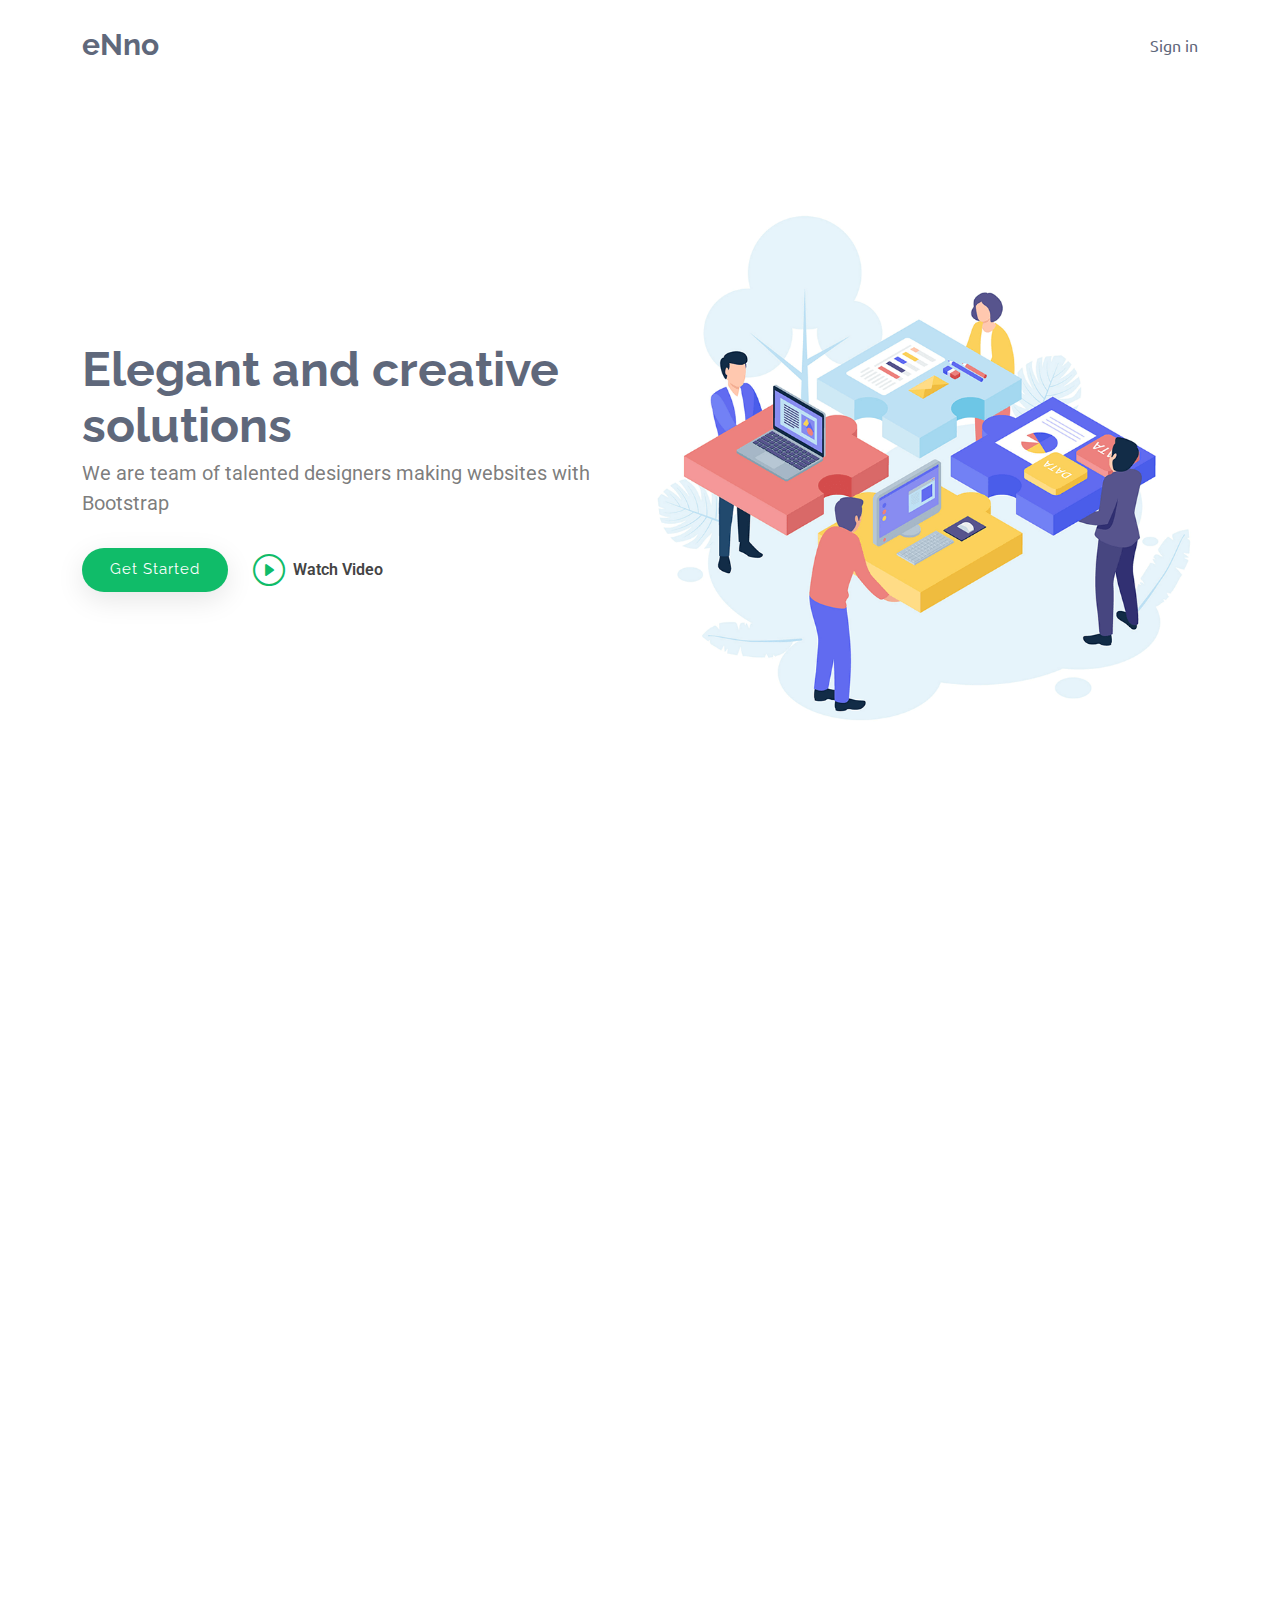
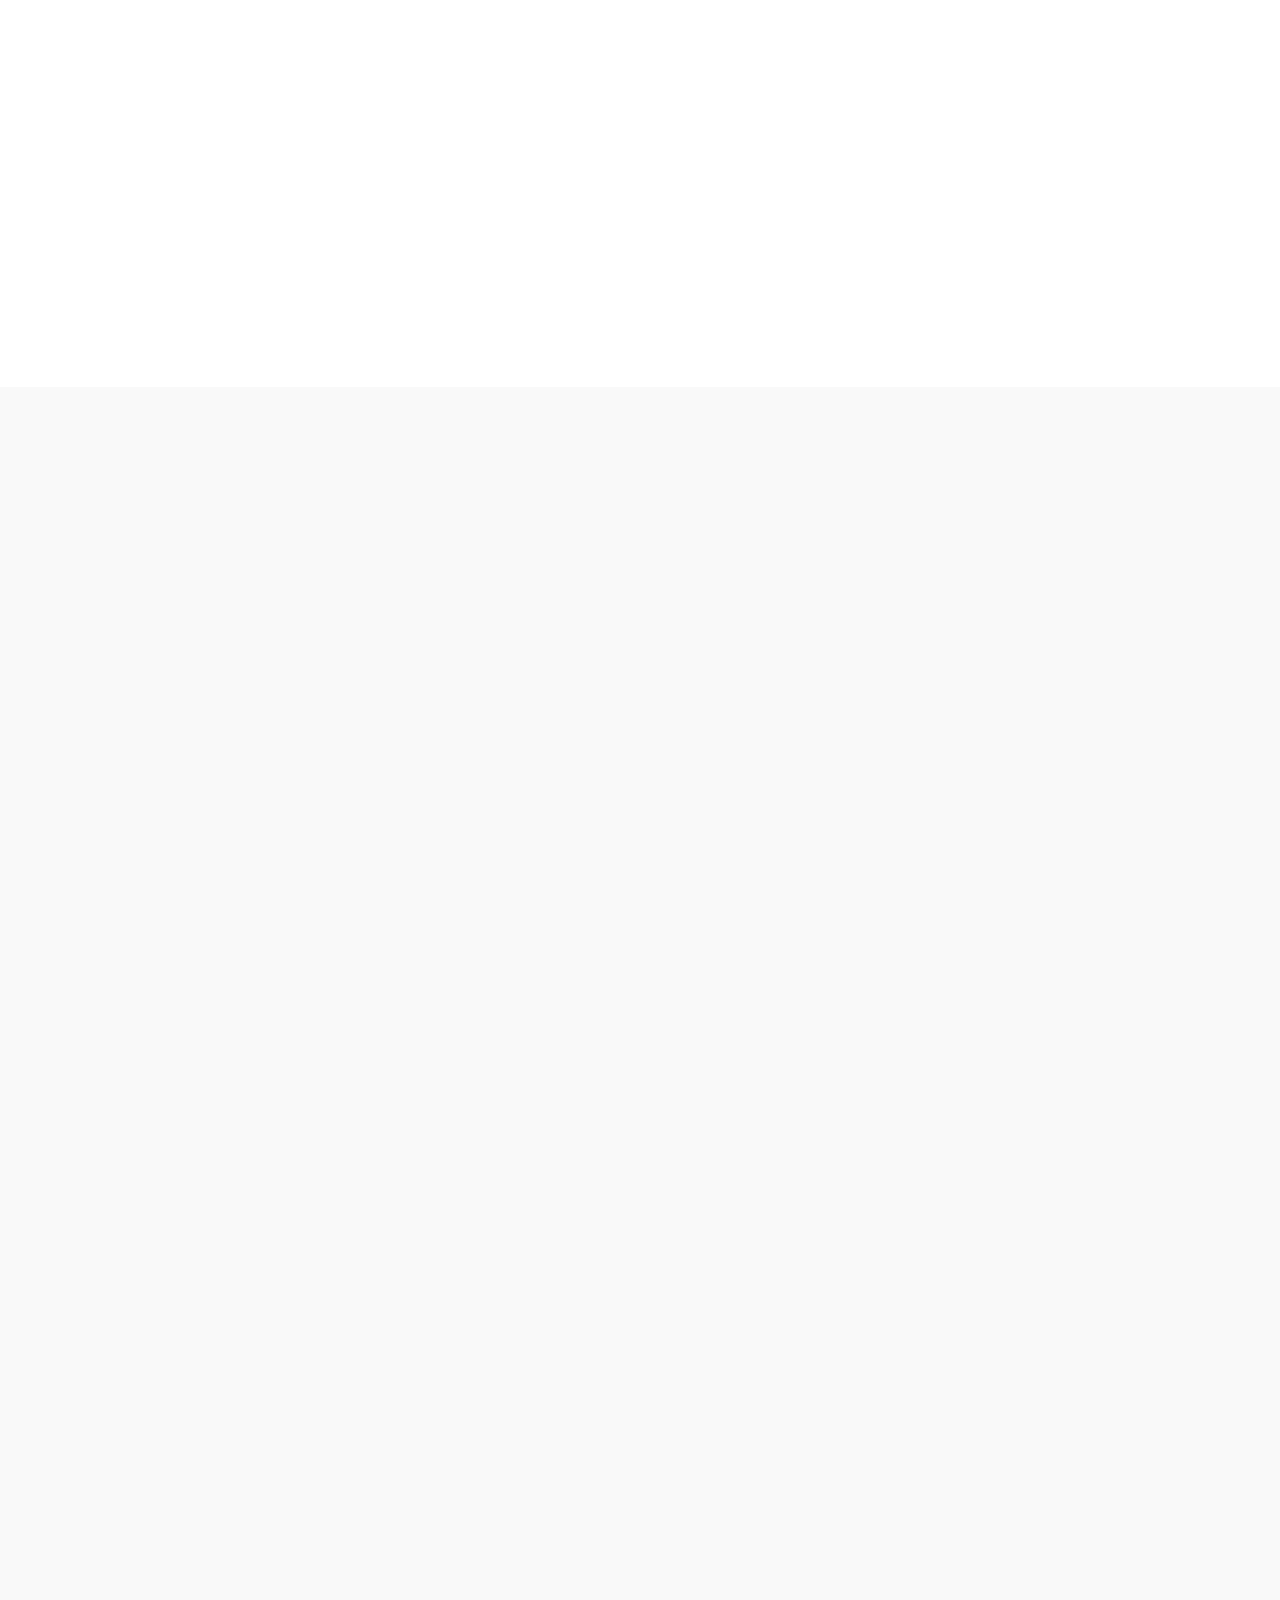
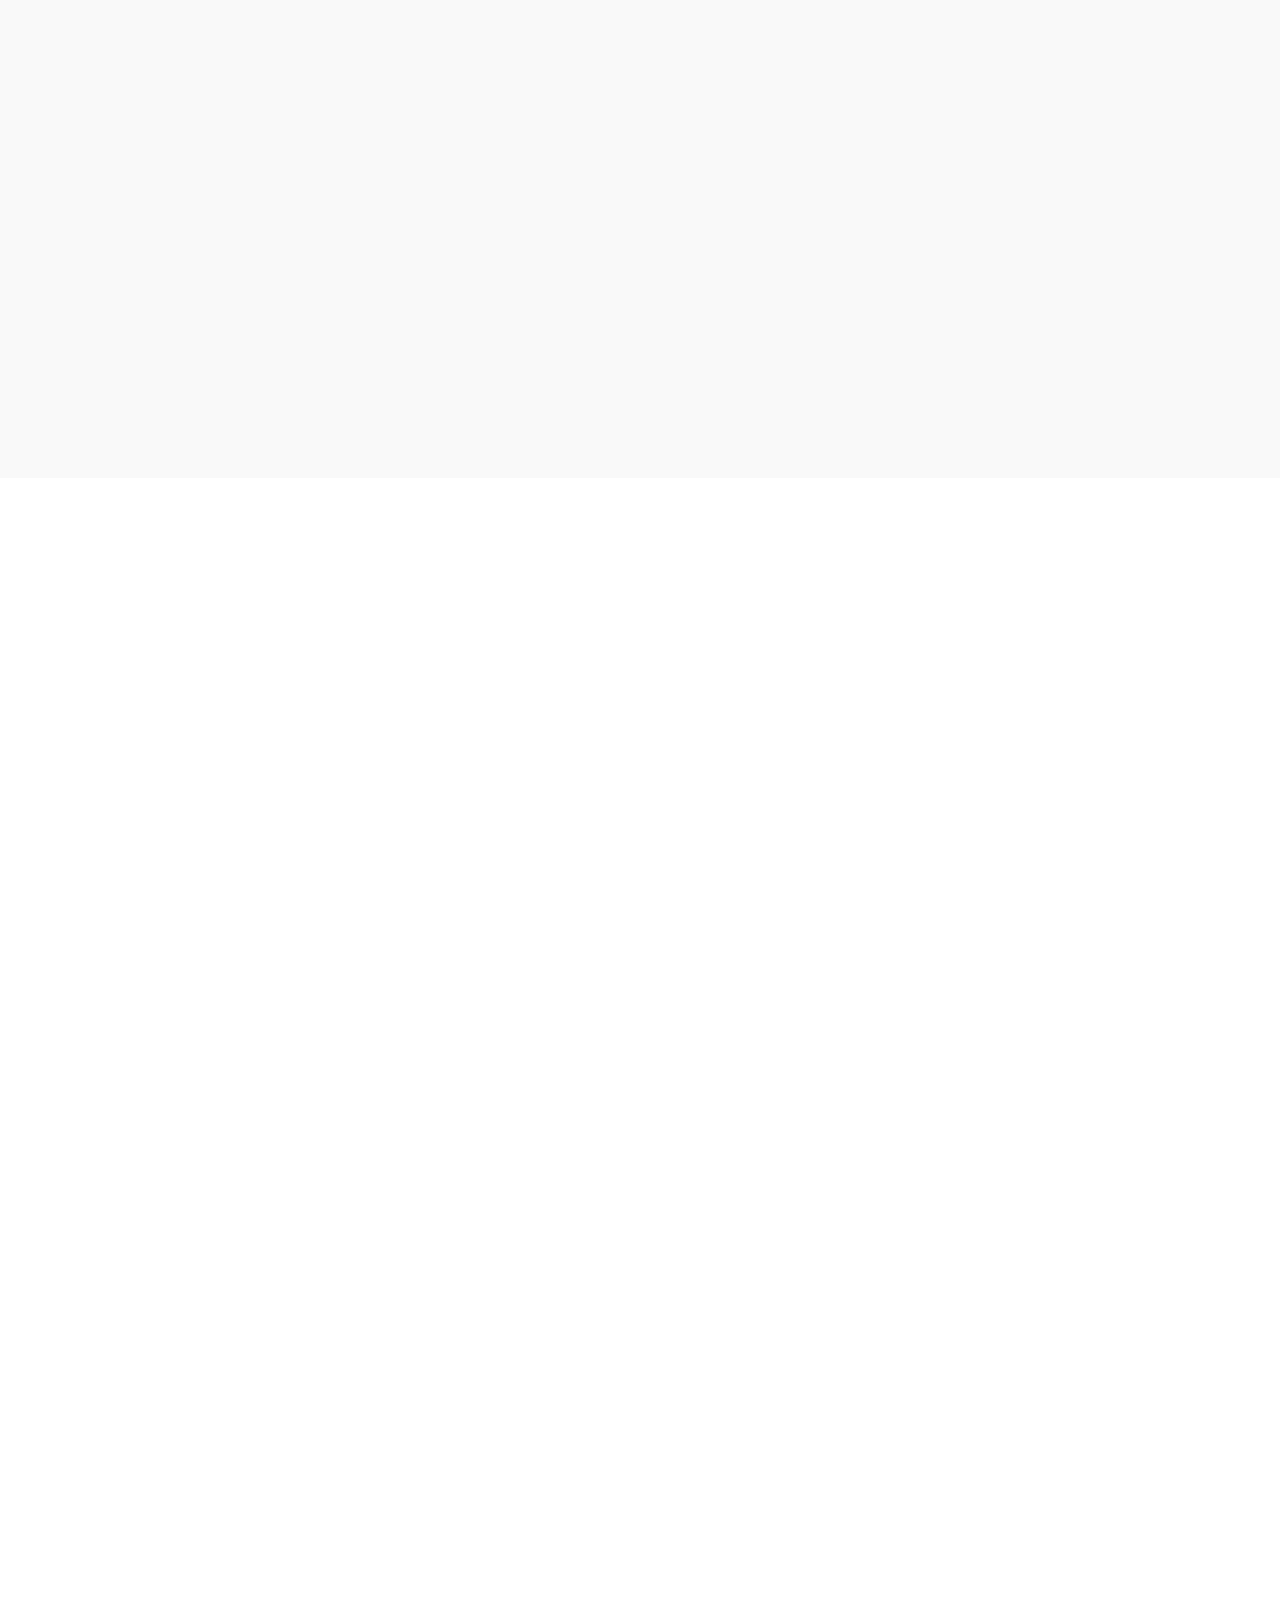
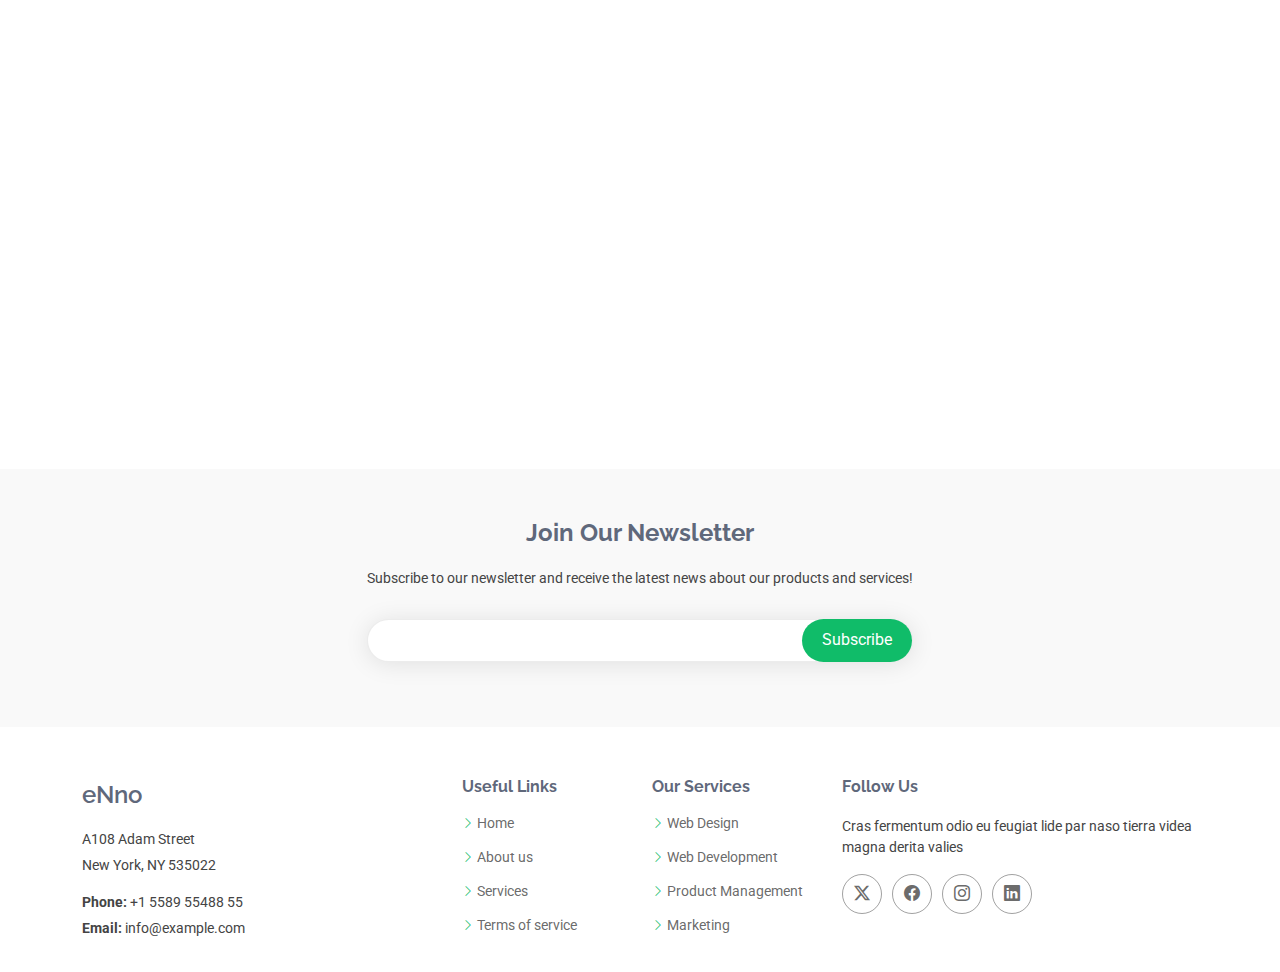
<file: index.html>
<!DOCTYPE html>
<html lang="en">

<head>
  <meta charset="utf-8">
  <meta content="width=device-width, initial-scale=1.0" name="viewport">
  <title>Index</title>
  <meta name="description" content="">
  <meta name="keywords" content="">

  <!-- Favicons -->
  <link href="assets/img/favicon.png" rel="icon">
  <link href="assets/img/apple-touch-icon.png" rel="apple-touch-icon">

  <!-- Fonts -->
  <link href="https://fonts.googleapis.com" rel="preconnect">
  <link href="https://fonts.gstatic.com" rel="preconnect" crossorigin>
  <link href="https://fonts.googleapis.com/css2?family=Roboto:ital,wght@0,100;0,300;0,400;0,500;0,700;0,900;1,100;1,300;1,400;1,500;1,700;1,900&family=Raleway:ital,wght@0,100;0,200;0,300;0,400;0,500;0,600;0,700;0,800;0,900;1,100;1,200;1,300;1,400;1,500;1,600;1,700;1,800;1,900&family=Ubuntu:ital,wght@0,300;0,400;0,500;0,700;1,300;1,400;1,500;1,700&display=swap" rel="stylesheet">

  <!-- Vendor CSS Files -->
  <link href="assets/vendor/bootstrap/css/bootstrap.min.css" rel="stylesheet">
  <link href="assets/vendor/bootstrap-icons/bootstrap-icons.css" rel="stylesheet">
  <link href="assets/vendor/aos/aos.css" rel="stylesheet">
  <link href="assets/vendor/glightbox/css/glightbox.min.css" rel="stylesheet">
  <link href="assets/vendor/swiper/swiper-bundle.min.css" rel="stylesheet">

  <!-- Main CSS File -->
  <link href="assets/css/main.css" rel="stylesheet">

  <!-- =======================================================
  * Template Name: eNno
  * Template URL: https://bootstrapmade.com/enno-free-simple-bootstrap-template/
  * Updated: Aug 07 2024 with Bootstrap v5.3.3
  * Author: BootstrapMade.com
  * License: https://bootstrapmade.com/license/
  ======================================================== -->
</head>

<body class="index-page">

  <header id="header" class="header d-flex align-items-center sticky-top">
    <div class="container-fluid container-xl position-relative d-flex align-items-center">

      <a href="index.html" class="logo d-flex align-items-center me-auto">
        <!-- Uncomment the line below if you also wish to use an image logo -->
        <!-- <img src="assets/img/logo.png" alt=""> -->
        <h1 class="sitename">eNno</h1>
      </a>

      <nav id="navmenu" class="navmenu">
        <ul>
          <li><a  href="./signin.html"> Sign in</a></li>
         
        </ul>
        <i class="mobile-nav-toggle d-xl-none bi bi-list"></i>
      </nav>
      

    </div>
  </header>

  <main class="main">

    <!-- Hero Section -->
    <section id="hero" class="hero section">

      <div class="container">
        <div class="row gy-4">
          <div class="col-lg-6 order-2 order-lg-1 d-flex flex-column justify-content-center" data-aos="fade-up">
            <h1>Elegant and creative solutions</h1>
            <p>We are team of talented designers making websites with Bootstrap</p>
            <div class="d-flex">
              <a href="./signup.html" class="btn-get-started">Get Started</a>
              <a href="https://www.youtube.com/watch?v=Y7f98aduVJ8" class="glightbox btn-watch-video d-flex align-items-center"><i class="bi bi-play-circle"></i><span>Watch Video</span></a>
            </div>
          </div>
          <div class="col-lg-6 order-1 order-lg-2 hero-img" data-aos="zoom-out" data-aos-delay="100">
            <img src="assets/img/hero-img.png" class="img-fluid animated" alt="">
          </div>
        </div>
      </div>

    </section><!-- /Hero Section -->

    <!-- Featured Services Section -->
    <section id="featured-services" class="featured-services section">

      <div class="container">

        <div class="row gy-4">

          <div class="col-lg-4 d-flex" data-aos="fade-up" data-aos-delay="100">
            <div class="service-item position-relative">
              <div class="icon"><i class="bi bi-activity icon"></i></div>
              <h4><a href="" class="stretched-link">Lorem Ipsum</a></h4>
              <p>Voluptatum deleniti atque corrupti quos dolores et quas molestias excepturi</p>
            </div>
          </div><!-- End Service Item -->

          <div class="col-lg-4 d-flex" data-aos="fade-up" data-aos-delay="200">
            <div class="service-item position-relative">
              <div class="icon"><i class="bi bi-bounding-box-circles icon"></i></div>
              <h4><a href="" class="stretched-link">Sed ut perspici</a></h4>
              <p>Duis aute irure dolor in reprehenderit in voluptate velit esse cillum dolore</p>
            </div>
          </div><!-- End Service Item -->

          <div class="col-lg-4 d-flex" data-aos="fade-up" data-aos-delay="300">
            <div class="service-item position-relative">
              <div class="icon"><i class="bi bi-calendar4-week icon"></i></div>
              <h4><a href="" class="stretched-link">Magni Dolores</a></h4>
              <p>Excepteur sint occaecat cupidatat non proident, sunt in culpa qui officia</p>
            </div>
          </div><!-- End Service Item -->

        </div>

      </div>

    </section><!-- /Featured Services Section -->

    <!-- About Section -->
    <section id="about" class="about section">

      <!-- Section Title -->
      <div class="container section-title" data-aos="fade-up">
        <span>About Us<br></span>
        <h2>About</h2>
        <p>Necessitatibus eius consequatur ex aliquid fuga eum quidem sint consectetur velit</p>
      </div><!-- End Section Title -->

      <div class="container">

        <div class="row gy-4">
          <div class="col-lg-6 position-relative align-self-start" data-aos="fade-up" data-aos-delay="100">
            <img src="assets/img/about.png" class="img-fluid" alt="">
            <a href="https://www.youtube.com/watch?v=Y7f98aduVJ8" class="glightbox pulsating-play-btn"></a>
          </div>
          <div class="col-lg-6 content" data-aos="fade-up" data-aos-delay="200">
            <h3>Voluptatem dignissimos provident quasi corporis voluptates sit assumenda.</h3>
            <p class="fst-italic">
              Lorem ipsum dolor sit amet, consectetur adipiscing elit, sed do eiusmod tempor incididunt ut labore et dolore
              magna aliqua.
            </p>
            <ul>
              <li><i class="bi bi-check2-all"></i> <span>Ullamco laboris nisi ut aliquip ex ea commodo consequat.</span></li>
              <li><i class="bi bi-check2-all"></i> <span>Duis aute irure dolor in reprehenderit in voluptate velit.</span></li>
              <li><i class="bi bi-check2-all"></i> <span>Ullamco laboris nisi ut aliquip ex ea commodo consequat. Duis aute irure dolor in reprehenderit in voluptate trideta storacalaperda mastiro dolore eu fugiat nulla pariatur.</span></li>
            </ul>
            <p>
              Ullamco laboris nisi ut aliquip ex ea commodo consequat. Duis aute irure dolor in reprehenderit in voluptate
              velit esse cillum dolore eu fugiat nulla pariatur. Excepteur sint occaecat cupidatat non proident
            </p>
          </div>
        </div>

      </div>

    </section><!-- /About Section -->

    <!-- Stats Section -->
    <section id="stats" class="stats section">

      <div class="container" data-aos="fade-up" data-aos-delay="100">

        <div class="row gy-4">

          <div class="col-lg-3 col-md-6">
            <div class="stats-item text-center w-100 h-100">
              <span data-purecounter-start="0" data-purecounter-end="232" data-purecounter-duration="1" class="purecounter"></span>
              <p>Clients</p>
            </div>
          </div><!-- End Stats Item -->

          <div class="col-lg-3 col-md-6">
            <div class="stats-item text-center w-100 h-100">
              <span data-purecounter-start="0" data-purecounter-end="521" data-purecounter-duration="1" class="purecounter"></span>
              <p>Projects</p>
            </div>
          </div><!-- End Stats Item -->

          <div class="col-lg-3 col-md-6">
            <div class="stats-item text-center w-100 h-100">
              <span data-purecounter-start="0" data-purecounter-end="1453" data-purecounter-duration="1" class="purecounter"></span>
              <p>Hours Of Support</p>
            </div>
          </div><!-- End Stats Item -->

          <div class="col-lg-3 col-md-6">
            <div class="stats-item text-center w-100 h-100">
              <span data-purecounter-start="0" data-purecounter-end="32" data-purecounter-duration="1" class="purecounter"></span>
              <p>Workers</p>
            </div>
          </div><!-- End Stats Item -->

        </div>

      </div>

    </section><!-- /Stats Section -->

    <!-- Services Section -->
    <section id="services" class="services section light-background">

      <!-- Section Title -->
      <div class="container section-title" data-aos="fade-up">
        <span>Services</span>
        <h2>Services</h2>
        <p>Necessitatibus eius consequatur ex aliquid fuga eum quidem sint consectetur velit</p>
      </div><!-- End Section Title -->

      <div class="container">

        <div class="row gy-4">

          <div class="col-lg-4 col-md-6" data-aos="fade-up" data-aos-delay="100">
            <div class="service-item position-relative">
              <div class="icon">
                <i class="bi bi-activity"></i>
              </div>
              <a href="service-details.html" class="stretched-link">
                <h3>Nesciunt Mete</h3>
              </a>
              <p>Provident nihil minus qui consequatur non omnis maiores. Eos accusantium minus dolores iure perferendis tempore et consequatur.</p>
            </div>
          </div><!-- End Service Item -->

          <div class="col-lg-4 col-md-6" data-aos="fade-up" data-aos-delay="200">
            <div class="service-item position-relative">
              <div class="icon">
                <i class="bi bi-broadcast"></i>
              </div>
              <a href="service-details.html" class="stretched-link">
                <h3>Eosle Commodi</h3>
              </a>
              <p>Ut autem aut autem non a. Sint sint sit facilis nam iusto sint. Libero corrupti neque eum hic non ut nesciunt dolorem.</p>
            </div>
          </div><!-- End Service Item -->

          <div class="col-lg-4 col-md-6" data-aos="fade-up" data-aos-delay="300">
            <div class="service-item position-relative">
              <div class="icon">
                <i class="bi bi-easel"></i>
              </div>
              <a href="service-details.html" class="stretched-link">
                <h3>Ledo Markt</h3>
              </a>
              <p>Ut excepturi voluptatem nisi sed. Quidem fuga consequatur. Minus ea aut. Vel qui id voluptas adipisci eos earum corrupti.</p>
            </div>
          </div><!-- End Service Item -->

          <div class="col-lg-4 col-md-6" data-aos="fade-up" data-aos-delay="400">
            <div class="service-item position-relative">
              <div class="icon">
                <i class="bi bi-bounding-box-circles"></i>
              </div>
              <a href="service-details.html" class="stretched-link">
                <h3>Asperiores Commodit</h3>
              </a>
              <p>Non et temporibus minus omnis sed dolor esse consequatur. Cupiditate sed error ea fuga sit provident adipisci neque.</p>
              <a href="service-details.html" class="stretched-link"></a>
            </div>
          </div><!-- End Service Item -->

          <div class="col-lg-4 col-md-6" data-aos="fade-up" data-aos-delay="500">
            <div class="service-item position-relative">
              <div class="icon">
                <i class="bi bi-calendar4-week"></i>
              </div>
              <a href="service-details.html" class="stretched-link">
                <h3>Velit Doloremque</h3>
              </a>
              <p>Cumque et suscipit saepe. Est maiores autem enim facilis ut aut ipsam corporis aut. Sed animi at autem alias eius labore.</p>
              <a href="service-details.html" class="stretched-link"></a>
            </div>
          </div><!-- End Service Item -->

          <div class="col-lg-4 col-md-6" data-aos="fade-up" data-aos-delay="600">
            <div class="service-item position-relative">
              <div class="icon">
                <i class="bi bi-chat-square-text"></i>
              </div>
              <a href="service-details.html" class="stretched-link">
                <h3>Dolori Architecto</h3>
              </a>
              <p>Hic molestias ea quibusdam eos. Fugiat enim doloremque aut neque non et debitis iure. Corrupti recusandae ducimus enim.</p>
              <a href="service-details.html" class="stretched-link"></a>
            </div>
          </div><!-- End Service Item -->

        </div>

      </div>

    </section><!-- /Services Section -->

    <!-- PORFOLIO SECTION -->

    <!-- Testimonials Section -->
    <section id="testimonials" class="testimonials section light-background">

      <!-- Section Title -->
      <div class="container section-title" data-aos="fade-up">
        <span>Testimonials</span>
        <h2>Testimonials</h2>
        <p>Necessitatibus eius consequatur ex aliquid fuga eum quidem sint consectetur velit</p>
      </div><!-- End Section Title -->

      <div class="container" data-aos="fade-up" data-aos-delay="100">

        <div class="swiper init-swiper" data-speed="600" data-delay="5000" data-breakpoints="{ &quot;320&quot;: { &quot;slidesPerView&quot;: 1, &quot;spaceBetween&quot;: 40 }, &quot;1200&quot;: { &quot;slidesPerView&quot;: 3, &quot;spaceBetween&quot;: 40 } }">
          <script type="application/json" class="swiper-config">
            {
              "loop": true,
              "speed": 600,
              "autoplay": {
                "delay": 5000
              },
              "slidesPerView": "auto",
              "pagination": {
                "el": ".swiper-pagination",
                "type": "bullets",
                "clickable": true
              },
              "breakpoints": {
                "320": {
                  "slidesPerView": 1,
                  "spaceBetween": 40
                },
                "1200": {
                  "slidesPerView": 3,
                  "spaceBetween": 20
                }
              }
            }
          </script>
          <div class="swiper-wrapper">

            <div class="swiper-slide">
              <div class="testimonial-item" "="">
            <p>
              <i class=" bi bi-quote quote-icon-left"></i>
                <span>Proin iaculis purus consequat sem cure digni ssim donec porttitora entum suscipit rhoncus. Accusantium quam, ultricies eget id, aliquam eget nibh et. Maecen aliquam, risus at semper.</span>
                <i class="bi bi-quote quote-icon-right"></i>
                </p>
                <img src="assets/img/testimonials/testimonials-1.jpg" class="testimonial-img" alt="">
                <h3>Saul Goodman</h3>
                <h4>Ceo &amp; Founder</h4>
              </div>
            </div><!-- End testimonial item -->

            <div class="swiper-slide">
              <div class="testimonial-item">
                <p>
                  <i class="bi bi-quote quote-icon-left"></i>
                  <span>Export tempor illum tamen malis malis eram quae irure esse labore quem cillum quid malis quorum velit fore eram velit sunt aliqua noster fugiat irure amet legam anim culpa.</span>
                  <i class="bi bi-quote quote-icon-right"></i>
                </p>
                <img src="assets/img/testimonials/testimonials-2.jpg" class="testimonial-img" alt="">
                <h3>Sara Wilsson</h3>
                <h4>Designer</h4>
              </div>
            </div><!-- End testimonial item -->

            <div class="swiper-slide">
              <div class="testimonial-item">
                <p>
                  <i class="bi bi-quote quote-icon-left"></i>
                  <span>Enim nisi quem export duis labore cillum quae magna enim sint quorum nulla quem veniam duis minim tempor labore quem eram duis noster aute amet eram fore quis sint minim.</span>
                  <i class="bi bi-quote quote-icon-right"></i>
                </p>
                <img src="assets/img/testimonials/testimonials-3.jpg" class="testimonial-img" alt="">
                <h3>Jena Karlis</h3>
                <h4>Store Owner</h4>
              </div>
            </div><!-- End testimonial item -->

            <div class="swiper-slide">
              <div class="testimonial-item">
                <p>
                  <i class="bi bi-quote quote-icon-left"></i>
                  <span>Fugiat enim eram quae cillum dolore dolor amet nulla culpa multos export minim fugiat dolor enim duis veniam ipsum anim magna sunt elit fore quem dolore labore illum veniam.</span>
                  <i class="bi bi-quote quote-icon-right"></i>
                </p>
                <img src="assets/img/testimonials/testimonials-4.jpg" class="testimonial-img" alt="">
                <h3>Matt Brandon</h3>
                <h4>Freelancer</h4>
              </div>
            </div><!-- End testimonial item -->

            <div class="swiper-slide">
              <div class="testimonial-item">
                <p>
                  <i class="bi bi-quote quote-icon-left"></i>
                  <span>Quis quorum aliqua sint quem legam fore sunt eram irure aliqua veniam tempor noster veniam sunt culpa nulla illum cillum fugiat legam esse veniam culpa fore nisi cillum quid.</span>
                  <i class="bi bi-quote quote-icon-right"></i>
                </p>
                <img src="assets/img/testimonials/testimonials-5.jpg" class="testimonial-img" alt="">
                <h3>John Larson</h3>
                <h4>Entrepreneur</h4>
              </div>
            </div><!-- End testimonial item -->

          </div>
          <div class="swiper-pagination"></div>
        </div>

      </div>

    </section><!-- /Testimonials Section -->
<!-- CALL TO ACTION -->

    <!-- Team Section -->
    <section id="team" class="team section">

      <!-- Section Title -->
      <div class="container section-title" data-aos="fade-up">
        <span>Section Title</span>
        <h2>Team</h2>
        <p>Necessitatibus eius consequatur ex aliquid fuga eum quidem sint consectetur velit</p>
      </div><!-- End Section Title -->

      <div class="container">

        <div class="row gy-5">

          <div class="col-lg-4 col-md-6" data-aos="fade-up" data-aos-delay="100">
            <div class="member">
              <div class="pic"><img src="assets/img/team/team-1.jpg" class="img-fluid" alt=""></div>
              <div class="member-info">
                <h4>Walter White</h4>
                <span>Chief Executive Officer</span>
                <div class="social">
                  <a href=""><i class="bi bi-twitter-x"></i></a>
                  <a href=""><i class="bi bi-facebook"></i></a>
                  <a href=""><i class="bi bi-instagram"></i></a>
                  <a href=""><i class="bi bi-linkedin"></i></a>
                </div>
              </div>
            </div>
          </div><!-- End Team Member -->

          <div class="col-lg-4 col-md-6" data-aos="fade-up" data-aos-delay="200">
            <div class="member">
              <div class="pic"><img src="assets/img/team/team-2.jpg" class="img-fluid" alt=""></div>
              <div class="member-info">
                <h4>Sarah Jhonson</h4>
                <span>Product Manager</span>
                <div class="social">
                  <a href=""><i class="bi bi-twitter-x"></i></a>
                  <a href=""><i class="bi bi-facebook"></i></a>
                  <a href=""><i class="bi bi-instagram"></i></a>
                  <a href=""><i class="bi bi-linkedin"></i></a>
                </div>
              </div>
            </div>
          </div><!-- End Team Member -->

          <div class="col-lg-4 col-md-6" data-aos="fade-up" data-aos-delay="300">
            <div class="member">
              <div class="pic"><img src="assets/img/team/team-3.jpg" class="img-fluid" alt=""></div>
              <div class="member-info">
                <h4>William Anderson</h4>
                <span>CTO</span>
                <div class="social">
                  <a href=""><i class="bi bi-twitter-x"></i></a>
                  <a href=""><i class="bi bi-facebook"></i></a>
                  <a href=""><i class="bi bi-instagram"></i></a>
                  <a href=""><i class="bi bi-linkedin"></i></a>
                </div>
              </div>
            </div>
          </div><!-- End Team Member -->

        </div>

      </div>

    </section><!-- /Team Section -->

    <!-- Contact Section -->
    <section id="contact" class="contact section">

      <!-- Section Title -->
      <div class="container section-title" data-aos="fade-up">
        <span>Section Title</span>
        <h2>Contact</h2>
        <p>Necessitatibus eius consequatur ex aliquid fuga eum quidem sint consectetur velit</p>
      </div><!-- End Section Title -->

      <div class="container" data-aos="fade-up" data-aos-delay="100">

        <div class="row gy-4">

          <div class="col-lg-5">

            <div class="info-wrap">
              <div class="info-item d-flex" data-aos="fade-up" data-aos-delay="200">
                <i class="bi bi-geo-alt flex-shrink-0"></i>
                <div>
                  <h3>Address</h3>
                  <p>A108 Adam Street, New York, NY 535022</p>
                </div>
              </div><!-- End Info Item -->

              <div class="info-item d-flex" data-aos="fade-up" data-aos-delay="300">
                <i class="bi bi-telephone flex-shrink-0"></i>
                <div>
                  <h3>Call Us</h3>
                  <p>+1 5589 55488 55</p>
                </div>
              </div><!-- End Info Item -->

              <div class="info-item d-flex" data-aos="fade-up" data-aos-delay="400">
                <i class="bi bi-envelope flex-shrink-0"></i>
                <div>
                  <h3>Email Us</h3>
                  <p>info@example.com</p>
                </div>
              </div><!-- End Info Item -->

              <iframe src="https://www.google.com/maps/embed?pb=!1m14!1m8!1m3!1d48389.78314118045!2d-74.006138!3d40.710059!3m2!1i1024!2i768!4f13.1!3m3!1m2!1s0x89c25a22a3bda30d%3A0xb89d1fe6bc499443!2sDowntown%20Conference%20Center!5e0!3m2!1sen!2sus!4v1676961268712!5m2!1sen!2sus" frameborder="0" style="border:0; width: 100%; height: 270px;" allowfullscreen="" loading="lazy" referrerpolicy="no-referrer-when-downgrade"></iframe>
            </div>
          </div>

          <div class="col-lg-7">
            <form action="forms/contact.php" method="post" class="php-email-form" data-aos="fade-up" data-aos-delay="200">
              <div class="row gy-4">

                <div class="col-md-6">
                  <label for="name-field" class="pb-2">Your Name</label>
                  <input type="text" name="name" id="name-field" class="form-control" required="">
                </div>

                <div class="col-md-6">
                  <label for="email-field" class="pb-2">Your Email</label>
                  <input type="email" class="form-control" name="email" id="email-field" required="">
                </div>

                <div class="col-md-12">
                  <label for="subject-field" class="pb-2">Subject</label>
                  <input type="text" class="form-control" name="subject" id="subject-field" required="">
                </div>

                <div class="col-md-12">
                  <label for="message-field" class="pb-2">Message</label>
                  <textarea class="form-control" name="message" rows="10" id="message-field" required=""></textarea>
                </div>

                <div class="col-md-12 text-center">
                  <div class="loading">Loading</div>
                  <div class="error-message"></div>
                  <div class="sent-message">Your message has been sent. Thank you!</div>

                  <button type="submit">Send Message</button>
                </div>

              </div>
            </form>
          </div><!-- End Contact Form -->

        </div>

      </div>

    </section><!-- /Contact Section -->

  </main>

  <footer id="footer" class="footer">

    <div class="footer-newsletter">
      <div class="container">
        <div class="row justify-content-center text-center">
          <div class="col-lg-6">
            <h4>Join Our Newsletter</h4>
            <p>Subscribe to our newsletter and receive the latest news about our products and services!</p>
            <form action="forms/newsletter.php" method="post" class="php-email-form">
              <div class="newsletter-form"><input type="email" name="email"><input type="submit" value="Subscribe"></div>
              <div class="loading">Loading</div>
              <div class="error-message"></div>
              <div class="sent-message">Your subscription request has been sent. Thank you!</div>
            </form>
          </div>
        </div>
      </div>
    </div>

    <div class="container footer-top">
      <div class="row gy-4">
        <div class="col-lg-4 col-md-6 footer-about">
          <a href="index.html" class="d-flex align-items-center">
            <span class="sitename">eNno</span>
          </a>
          <div class="footer-contact pt-3">
            <p>A108 Adam Street</p>
            <p>New York, NY 535022</p>
            <p class="mt-3"><strong>Phone:</strong> <span>+1 5589 55488 55</span></p>
            <p><strong>Email:</strong> <span>info@example.com</span></p>
          </div>
        </div>

        <div class="col-lg-2 col-md-3 footer-links">
          <h4>Useful Links</h4>
          <ul>
            <li><i class="bi bi-chevron-right"></i> <a href="#">Home</a></li>
            <li><i class="bi bi-chevron-right"></i> <a href="#">About us</a></li>
            <li><i class="bi bi-chevron-right"></i> <a href="#">Services</a></li>
            <li><i class="bi bi-chevron-right"></i> <a href="#">Terms of service</a></li>
          </ul>
        </div>

        <div class="col-lg-2 col-md-3 footer-links">
          <h4>Our Services</h4>
          <ul>
            <li><i class="bi bi-chevron-right"></i> <a href="#">Web Design</a></li>
            <li><i class="bi bi-chevron-right"></i> <a href="#">Web Development</a></li>
            <li><i class="bi bi-chevron-right"></i> <a href="#">Product Management</a></li>
            <li><i class="bi bi-chevron-right"></i> <a href="#">Marketing</a></li>
          </ul>
        </div>

        <div class="col-lg-4 col-md-12">
          <h4>Follow Us</h4>
          <p>Cras fermentum odio eu feugiat lide par naso tierra videa magna derita valies</p>
          <div class="social-links d-flex">
            <a href=""><i class="bi bi-twitter-x"></i></a>
            <a href=""><i class="bi bi-facebook"></i></a>
            <a href=""><i class="bi bi-instagram"></i></a>
            <a href=""><i class="bi bi-linkedin"></i></a>
          </div>
        </div>

      </div>
    </div>

  </footer>

  <!-- Scroll Top -->
  <a href="#" id="scroll-top" class="scroll-top d-flex align-items-center justify-content-center"><i class="bi bi-arrow-up-short"></i></a>

  <!-- Preloader -->
  <div id="preloader"></div>

  <!-- Vendor JS Files -->
  <script src="assets/vendor/bootstrap/js/bootstrap.bundle.min.js"></script>
  <script src="assets/vendor/php-email-form/validate.js"></script>
  <script src="assets/vendor/aos/aos.js"></script>
  <script src="assets/vendor/glightbox/js/glightbox.min.js"></script>
  <script src="assets/vendor/purecounter/purecounter_vanilla.js"></script>
  <script src="assets/vendor/imagesloaded/imagesloaded.pkgd.min.js"></script>
  <script src="assets/vendor/isotope-layout/isotope.pkgd.min.js"></script>
  <script src="assets/vendor/swiper/swiper-bundle.min.js"></script>

  <!-- Main JS File -->
  <script src="assets/js/main.js"></script>

</body>

</html>
</file>
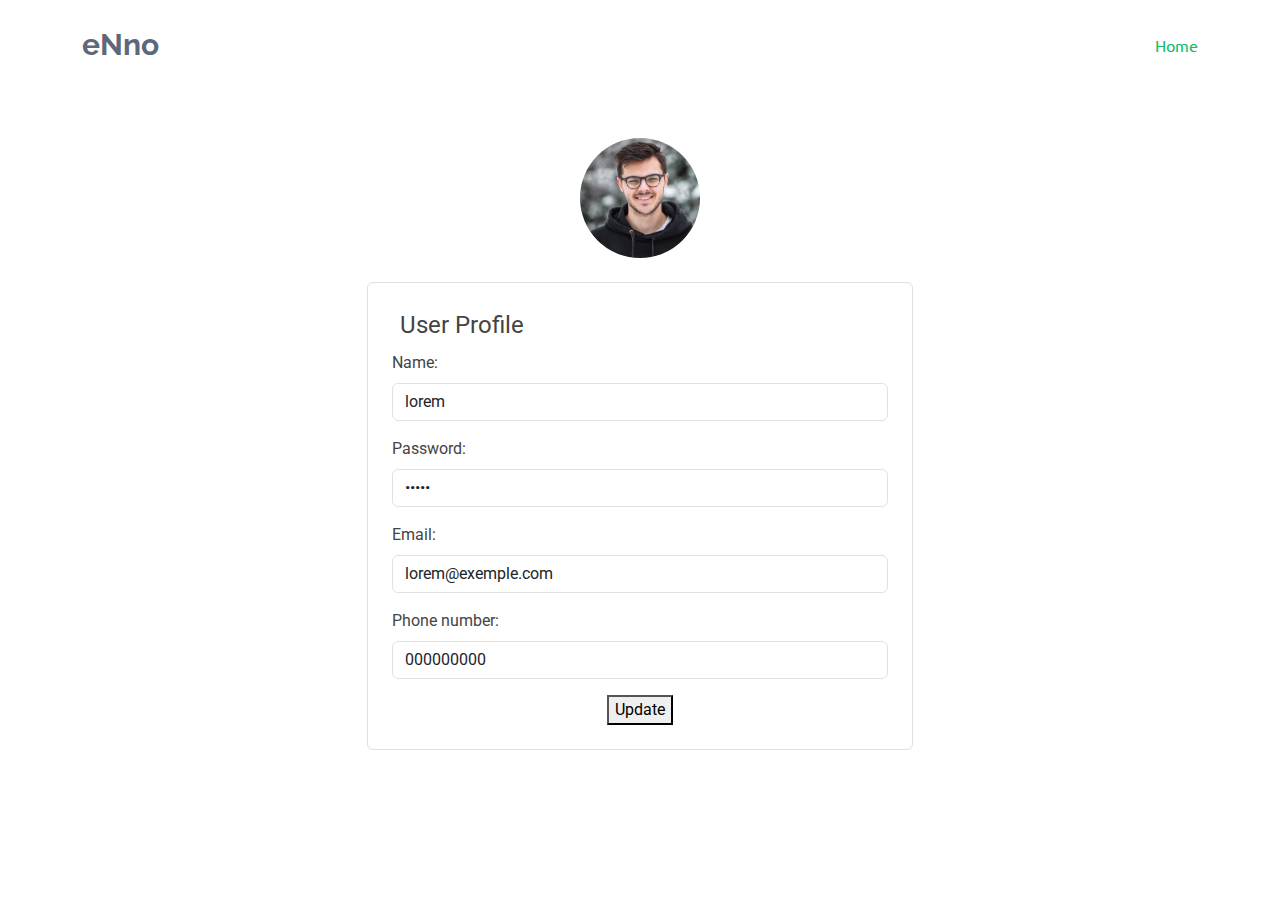
<file: profil.html>
<!DOCTYPE html>
<html lang="en">
  <head>
    <meta charset="UTF-8" />
    <meta name="viewport" content="width=device-width, initial-scale=1" />
    <title>User Profile</title>
    <!-- Bootstrap CSS -->
    <link
      href="assets/vendor/bootstrap/css/bootstrap.min.css"
      rel="stylesheet"
    />

    <!-- Favicons -->
    <link href="assets/img/favicon.png" rel="icon" />
    <link href="assets/img/apple-touch-icon.png" rel="apple-touch-icon" />

    <!-- Fonts -->
    <link href="https://fonts.googleapis.com" rel="preconnect" />
    <link href="https://fonts.gstatic.com" rel="preconnect" crossorigin />
    <link
      href="https://fonts.googleapis.com/css2?family=Roboto:ital,wght@0,100;0,300;0,400;0,500;0,700;0,900;1,100;1,300;1,400;1,500;1,700;1,900&family=Raleway:ital,wght@0,100;0,200;0,300;0,400;0,500;0,600;0,700;0,800;0,900;1,100;1,200;1,300;1,400;1,500;1,600;1,700;1,800;1,900&family=Ubuntu:ital,wght@0,300;0,400;0,500;0,700;1,300;1,400;1,500;1,700&display=swap"
      rel="stylesheet"
    />

    <!-- Vendor CSS Files -->
    <link
      href="assets/vendor/bootstrap/css/bootstrap.min.css"
      rel="stylesheet"
    />
    <link
      href="assets/vendor/bootstrap-icons/bootstrap-icons.css"
      rel="stylesheet"
    />
    <link href="assets/vendor/aos/aos.css" rel="stylesheet" />
    <link
      href="assets/vendor/glightbox/css/glightbox.min.css"
      rel="stylesheet"
    />
    <link href="assets/vendor/swiper/swiper-bundle.min.css" rel="stylesheet" />

    <!-- Main CSS File -->
    <link href="assets/css/main.css" rel="stylesheet" />
  </head>
  <body>
    <header id="header" class="header d-flex align-items-center sticky-top">
      <div
        class="container-fluid container-xl position-relative d-flex align-items-center"
      >
        <a href="index.html" class="logo d-flex align-items-center me-auto">
          <!-- Uncomment the line below if you also wish to use an image logo -->
          <!-- <img src="assets/img/logo.png" alt=""> -->
          <h1 class="sitename">eNno</h1>
        </a>

        <nav id="navmenu" class="navmenu">
          <ul>
            <li><a href="./index.html" class="active">Home</a></li>
          </ul>
          <i class="mobile-nav-toggle d-xl-none bi bi-list"></i>
        </nav>
      </div>
    </header>

    <div class="container my-5">
      <div class="row justify-content-center">
        <div class="col-md-6">
          <div class="text-center mb-4">
            <img
              src="assets/img/team/team-1.jpg"
              alt="Profile Picture"
              class="rounded-circle"
              width="120"
              height="120"
            />
          </div>
          <fieldset class="border p-4 rounded">
            <legend class="w-auto px-2">User Profile</legend>
            <form action="">
              <div class="mb-3">
                <label for="name" class="form-label">Name:</label>
                <input
                  type="text"
                  id="name"
                  class="form-control"
                  value="lorem"
                />
              </div>
              <div class="mb-3">
                <label for="password" class="form-label">Password:</label>
                <input
                  type="password"
                  id="password"
                  class="form-control"
                  value="lorem"
                />
              </div>
              <div class="mb-3">
                <label for="email" class="form-label">Email:</label>
                <input
                  type="email"
                  id="email"
                  class="form-control"
                  value="lorem@exemple.com"
                />
              </div>
              <div class="mb-3">
                <label for="phone" class="form-label">Phone number:</label>
                <input
                  type="text"
                  id="phone"
                  class="form-control"
                  value="000000000"
                />
              </div>
              <div class="text-center">
                <button type="submit" class="btn-getstarted">Update</button>
              </div>
            </form>
          </fieldset>
        </div>
      </div>
    </div>
  </body>
</html>
</file>
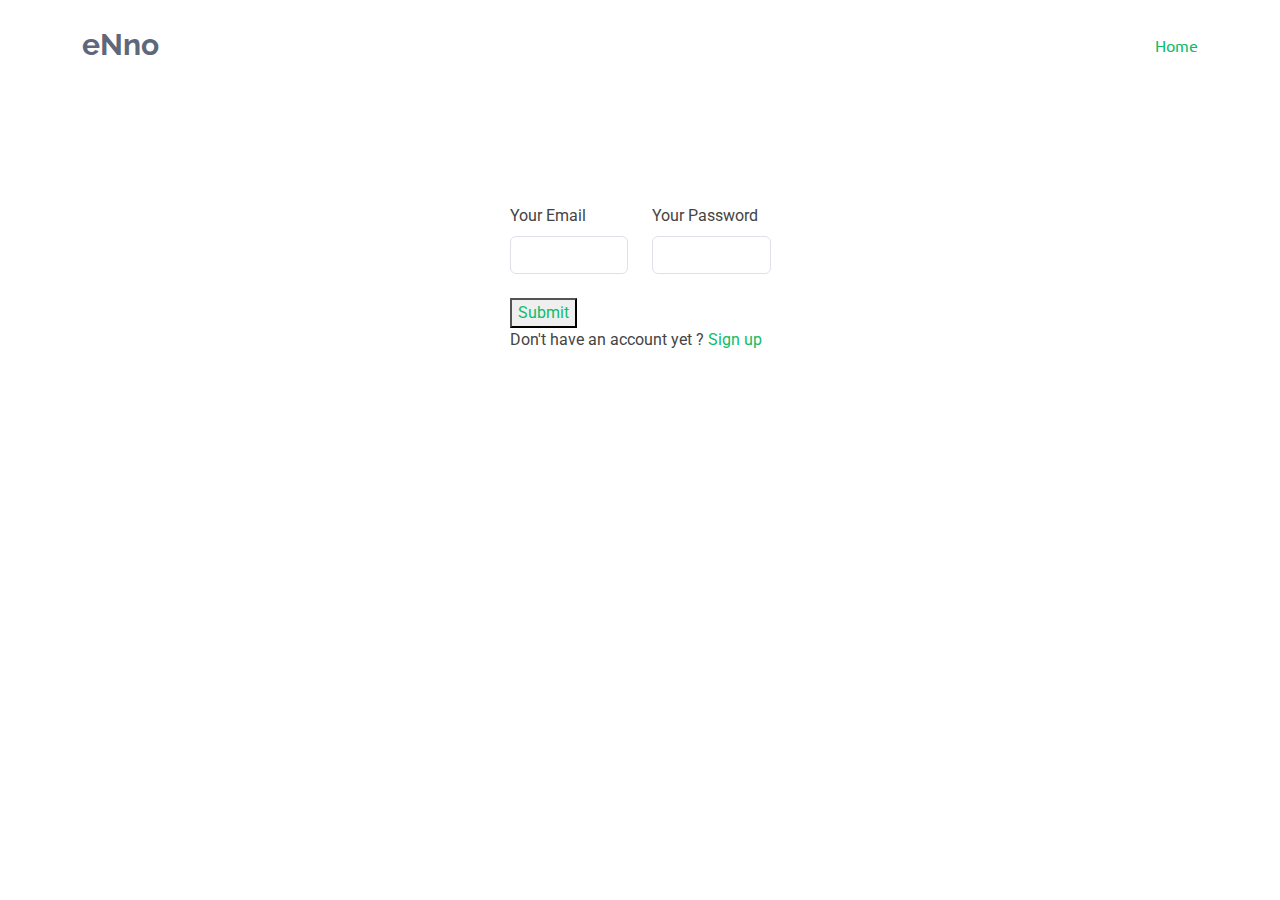
<file: signin.html>
<!DOCTYPE html>
<html lang="en">
  <head>
    <meta charset="utf-8" />
    <meta content="width=device-width, initial-scale=1.0" name="viewport" />
    <title>Sign in</title>
    <meta name="description" content="" />
    <meta name="keywords" content="" />

    <!-- Favicons -->
    <link href="assets/img/favicon.png" rel="icon" />
    <link href="assets/img/apple-touch-icon.png" rel="apple-touch-icon" />

    <!-- Fonts -->
    <link href="https://fonts.googleapis.com" rel="preconnect" />
    <link href="https://fonts.gstatic.com" rel="preconnect" crossorigin />
    <link
      href="https://fonts.googleapis.com/css2?family=Roboto:ital,wght@0,100;0,300;0,400;0,500;0,700;0,900;1,100;1,300;1,400;1,500;1,700;1,900&family=Raleway:ital,wght@0,100;0,200;0,300;0,400;0,500;0,600;0,700;0,800;0,900;1,100;1,200;1,300;1,400;1,500;1,600;1,700;1,800;1,900&family=Ubuntu:ital,wght@0,300;0,400;0,500;0,700;1,300;1,400;1,500;1,700&display=swap"
      rel="stylesheet"
    />

    <!-- Vendor CSS Files -->
    <link
      href="assets/vendor/bootstrap/css/bootstrap.min.css"
      rel="stylesheet"
    />
    <link
      href="assets/vendor/bootstrap-icons/bootstrap-icons.css"
      rel="stylesheet"
    />
    <link href="assets/vendor/aos/aos.css" rel="stylesheet" />
    <link
      href="assets/vendor/glightbox/css/glightbox.min.css"
      rel="stylesheet"
    />
    <link href="assets/vendor/swiper/swiper-bundle.min.css" rel="stylesheet" />

    <!-- Main CSS File -->
    <link href="assets/css/main.css" rel="stylesheet" />

  </head>
  <body class="signup-page">
    <header id="header" class="header d-flex align-items-center sticky-top">
      <div
        class="container-fluid container-xl position-relative d-flex align-items-center"
      >
        <a href="index.html" class="logo d-flex align-items-center me-auto">
          <!-- Uncomment the line below if you also wish to use an image logo -->
          <!-- <img src="assets/img/logo.png" alt=""> -->
          <h1 class="sitename">eNno</h1>
        </a>

        <nav id="navmenu" class="navmenu">
          <ul>
            <li><a href="./index.html" class="active">Home</a></li>
          </ul>
          <i class="mobile-nav-toggle d-xl-none bi bi-list"></i>
        </nav>
      </div>
    </header>

    <div class="container section-title" data-aos="fade-up">
      <p>Please verify your information before submit</p>
    </div>

    <div class="container">
        <div class="row d-flex justify-content-center">
        <div class="col-lg-3">
          <form>
            <div class="row gy-4">
              
                <div class="col-md-6">
                    <label for="email-field" class="pb-2">Your Email</label>
                    <input
                      type="email"
                      class="form-control"
                      name="email"
                      id="email-field"
                      required=""
                    />
                  </div> 
                  
              <div class="col-md-6">
                <label for="email-field" class="pb-2">Your Password</label>
                <input
                  type="password"
                  class="form-control"
                  name="email"
                  id="password_field"
                  required=""
                />
              </div>
                <div >
                      <button type="submit">  <a href="./profil.html" > Submit</a></button>
                  </div>

                </div>
          
                <span> Don't have an account yet ? <a href="./signup.html" > Sign up</a></span>
              </div>
            </div>
          </form>
        </div>
    </div>
</div>
      </div>
    </div>
  </body>
</html>
</file>
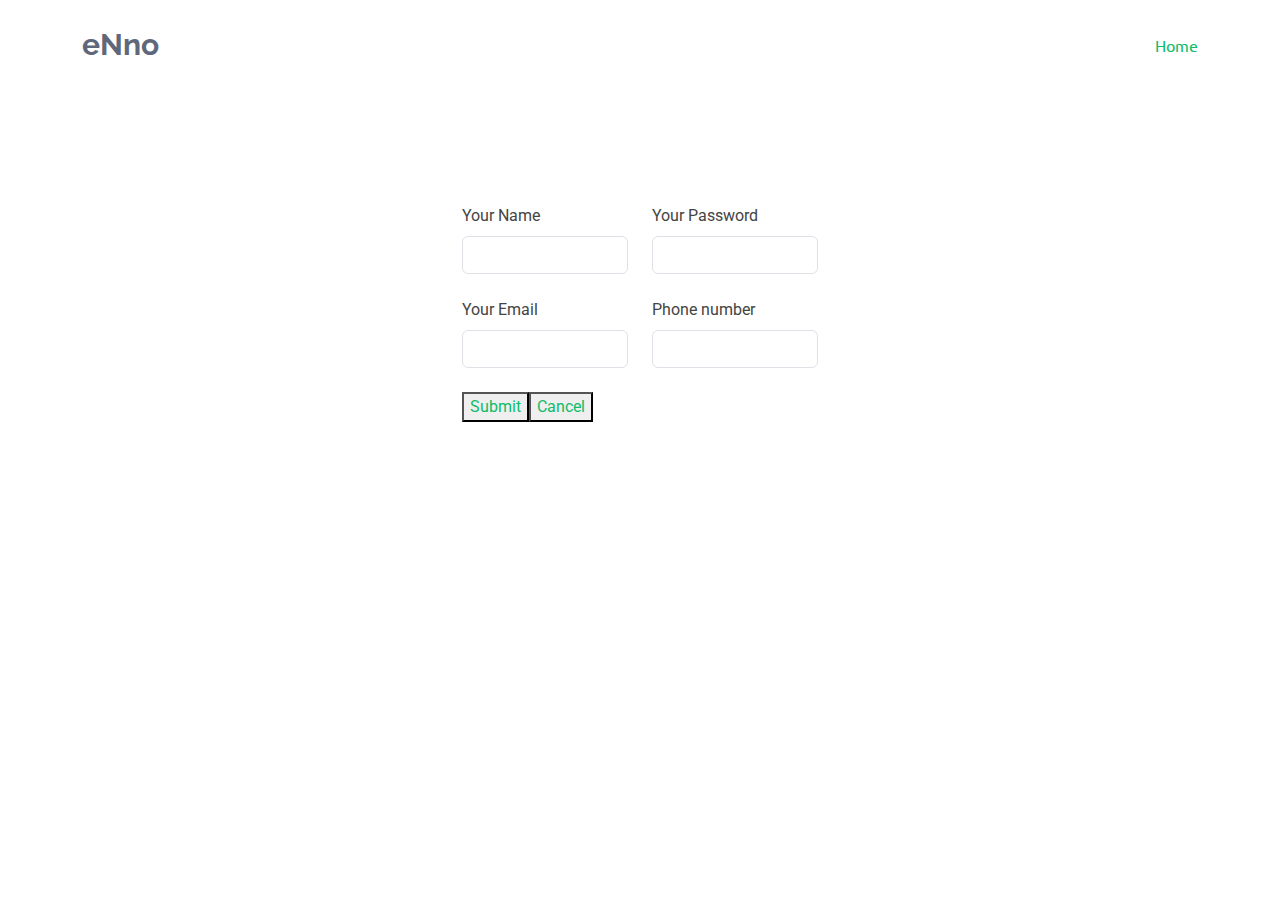
<file: signup.html>
<!DOCTYPE html>
<html lang="en">
  <head>
    <meta charset="utf-8" />
    <meta content="width=device-width, initial-scale=1.0" name="viewport" />
    <title>Sign up</title>
    <meta name="description" content="" />
    <meta name="keywords" content="" />

    <!-- Favicons -->
    <link href="assets/img/favicon.png" rel="icon" />
    <link href="assets/img/apple-touch-icon.png" rel="apple-touch-icon" />

    <!-- Fonts -->
    <link href="https://fonts.googleapis.com" rel="preconnect" />
    <link href="https://fonts.gstatic.com" rel="preconnect" crossorigin />
    <link
      href="https://fonts.googleapis.com/css2?family=Roboto:ital,wght@0,100;0,300;0,400;0,500;0,700;0,900;1,100;1,300;1,400;1,500;1,700;1,900&family=Raleway:ital,wght@0,100;0,200;0,300;0,400;0,500;0,600;0,700;0,800;0,900;1,100;1,200;1,300;1,400;1,500;1,600;1,700;1,800;1,900&family=Ubuntu:ital,wght@0,300;0,400;0,500;0,700;1,300;1,400;1,500;1,700&display=swap"
      rel="stylesheet"
    />

    <!-- Vendor CSS Files -->
    <link
      href="assets/vendor/bootstrap/css/bootstrap.min.css"
      rel="stylesheet"
    />
    <link
      href="assets/vendor/bootstrap-icons/bootstrap-icons.css"
      rel="stylesheet"
    />
    <link href="assets/vendor/aos/aos.css" rel="stylesheet" />
    <link
      href="assets/vendor/glightbox/css/glightbox.min.css"
      rel="stylesheet"
    />
    <link href="assets/vendor/swiper/swiper-bundle.min.css" rel="stylesheet" />

    <!-- Main CSS File -->
    <link href="assets/css/main.css" rel="stylesheet" />
  </head>
  <body class="signup-page">
    <header id="header" class="header d-flex align-items-center sticky-top">
      <div
        class="container-fluid container-xl position-relative d-flex align-items-center"
      >
        <a href="index.html" class="logo d-flex align-items-center me-auto">
          <!-- Uncomment the line below if you also wish to use an image logo -->
          <!-- <img src="assets/img/logo.png" alt=""> -->
          <h1 class="sitename">eNno</h1>
        </a>

        <nav id="navmenu" class="navmenu">
          <ul>
            <li><a href="./index.html" class="active">Home</a></li>
          </ul>
          <i class="mobile-nav-toggle d-xl-none bi bi-list"></i>
        </nav>
      </div>
    </header>

    <div class="container section-title" data-aos="fade-up">
      <p>Please verify your information before submit</p>
    </div>

    <div class="container">
      <div class="row d-flex justify-content-center">
        <div class="col-lg-4">
          <fieldset>
          <form>
            <div class="row gy-4">
              <div class="col-md-6">
                <label for="name-field" class="pb-2">Your Name</label>
                <input
                  type="text"
                  name="name"
                  id="name-field"
                  class="form-control"
                  required=""
                />
              </div>
              <div class="col-md-6">
                <label for="email-field" class="pb-2">Your Password</label>
                <input
                  type="password"
                  class="form-control"
                  name="email"
                  id="password_field"
                  required=""
                />
              </div>

              <div class="col-md-6">
                <label for="email-field" class="pb-2">Your Email</label>
                <input
                  type="email"
                  class="form-control"
                  name="email"
                  id="email-field"
                  required=""
                />
              </div>

              <div class="col-md-6">
                <label for="subject-field" class="pb-2">Phone number</label>
                <input
                  type="number"
                  class="form-control"
                  name="subject"
                  id="phone-field"
                  required=""
                />
              </div>
              <div class="d-flex">
                <button type="submit" > <a href="./profil.html" > Submit</a></button>
                <button type="submit" > <a href="./index.html">Cancel</a></button>
              </div>
             
                
              </div>
            </div>
          </form>
        </fieldset>
        </div>
      </div>
    </div>

      </div>
    </div>
  </body>
</html>
</file>
<file: assets/css/main.css>
/**
* Template Name: eNno
* Template URL: https://bootstrapmade.com/enno-free-simple-bootstrap-template/
* Updated: Aug 07 2024 with Bootstrap v5.3.3
* Author: BootstrapMade.com
* License: https://bootstrapmade.com/license/
*/

/*--------------------------------------------------------------
# Font & Color Variables
# Help: https://bootstrapmade.com/color-system/
--------------------------------------------------------------*/
/* Fonts */
:root {
  --default-font: "Roboto",  system-ui, -apple-system, "Segoe UI", Roboto, "Helvetica Neue", Arial, "Noto Sans", "Liberation Sans", sans-serif, "Apple Color Emoji", "Segoe UI Emoji", "Segoe UI Symbol", "Noto Color Emoji";
  --heading-font: "Raleway",  sans-serif;
  --nav-font: "Ubuntu",  sans-serif;
}

/* Global Colors - The following color variables are used throughout the website. Updating them here will change the color scheme of the entire website */
:root { 
  --background-color: #ffffff; /* Background color for the entire website, including individual sections */
  --default-color: #444444; /* Default color used for the majority of the text content across the entire website */
  --heading-color: #5f687b; /* Color for headings, subheadings and title throughout the website */
  --accent-color: #10bc69; /* Accent color that represents your brand on the website. It's used for buttons, links, and other elements that need to stand out */
  --surface-color: #ffffff; /* The surface color is used as a background of boxed elements within sections, such as cards, icon boxes, or other elements that require a visual separation from the global background. */
  --contrast-color: #ffffff; /* Contrast color for text, ensuring readability against backgrounds of accent, heading, or default colors. */
}

/* Nav Menu Colors - The following color variables are used specifically for the navigation menu. They are separate from the global colors to allow for more customization options */
:root {
  --nav-color: #5f687b;  /* The default color of the main navmenu links */
  --nav-hover-color: #10bc69; /* Applied to main navmenu links when they are hovered over or active */
  --nav-mobile-background-color: #ffffff; /* Used as the background color for mobile navigation menu */
  --nav-dropdown-background-color: #ffffff; /* Used as the background color for dropdown items that appear when hovering over primary navigation items */
  --nav-dropdown-color: #5f687b; /* Used for navigation links of the dropdown items in the navigation menu. */
  --nav-dropdown-hover-color: #10bc69; /* Similar to --nav-hover-color, this color is applied to dropdown navigation links when they are hovered over. */
}

/* Color Presets - These classes override global colors when applied to any section or element, providing reuse of the sam color scheme. */

.light-background {
  --background-color: #f9f9f9;
  --surface-color: #ffffff;
}

.dark-background {
  --background-color: #060606;
  --default-color: #ffffff;
  --heading-color: #ffffff;
  --surface-color: #252525;
  --contrast-color: #ffffff;
}

.accent-background {
  --background-color: #10bc69;
  --default-color: #ffffff;
  --heading-color: #ffffff;
  --surface-color: #14eb83;
  --contrast-color: #ffffff;
}

/* Smooth scroll */
:root {
  scroll-behavior: smooth;
}

/*--------------------------------------------------------------
# General Styling & Shared Classes
--------------------------------------------------------------*/
body {
  color: var(--default-color);
  background-color: var(--background-color);
  font-family: var(--default-font);
}

a {
  color: var(--accent-color);
  text-decoration: none;
  transition: 0.3s;
}

a:hover {
  color: color-mix(in srgb, var(--accent-color), transparent 25%);
  text-decoration: none;
}

h1,
h2,
h3,
h4,
h5,
h6 {
  color: var(--heading-color);
  font-family: var(--heading-font);
}

/* PHP Email Form Messages
------------------------------*/
.php-email-form .error-message {
  display: none;
  background: #df1529;
  color: #ffffff;
  text-align: left;
  padding: 15px;
  margin-bottom: 24px;
  font-weight: 600;
}

.php-email-form .sent-message {
  display: none;
  color: #ffffff;
  background: #059652;
  text-align: center;
  padding: 15px;
  margin-bottom: 24px;
  font-weight: 600;
}

.php-email-form .loading {
  display: none;
  background: var(--surface-color);
  text-align: center;
  padding: 15px;
  margin-bottom: 24px;
}

.php-email-form .loading:before {
  content: "";
  display: inline-block;
  border-radius: 50%;
  width: 24px;
  height: 24px;
  margin: 0 10px -6px 0;
  border: 3px solid var(--accent-color);
  border-top-color: var(--surface-color);
  animation: php-email-form-loading 1s linear infinite;
}

@keyframes php-email-form-loading {
  0% {
    transform: rotate(0deg);
  }

  100% {
    transform: rotate(360deg);
  }
}

/* Pulsating Play Button
------------------------------*/
.pulsating-play-btn {
  width: 94px;
  height: 94px;
  background: radial-gradient(var(--accent-color) 50%, color-mix(in srgb, var(--accent-color), transparent 75%) 52%);
  border-radius: 50%;
  display: block;
  position: relative;
  overflow: hidden;
}

.pulsating-play-btn:before {
  content: "";
  position: absolute;
  width: 120px;
  height: 120px;
  animation-delay: 0s;
  animation: pulsate-play-btn 2s;
  animation-direction: forwards;
  animation-iteration-count: infinite;
  animation-timing-function: steps;
  opacity: 1;
  border-radius: 50%;
  border: 5px solid color-mix(in srgb, var(--accent-color), transparent 30%);
  top: -15%;
  left: -15%;
  background: rgba(198, 16, 0, 0);
}

.pulsating-play-btn:after {
  content: "";
  position: absolute;
  left: 50%;
  top: 50%;
  transform: translateX(-40%) translateY(-50%);
  width: 0;
  height: 0;
  border-top: 10px solid transparent;
  border-bottom: 10px solid transparent;
  border-left: 15px solid #fff;
  z-index: 100;
  transition: all 400ms cubic-bezier(0.55, 0.055, 0.675, 0.19);
}

.pulsating-play-btn:hover:before {
  content: "";
  position: absolute;
  left: 50%;
  top: 50%;
  transform: translateX(-40%) translateY(-50%);
  width: 0;
  height: 0;
  border: none;
  border-top: 10px solid transparent;
  border-bottom: 10px solid transparent;
  border-left: 15px solid #fff;
  z-index: 200;
  animation: none;
  border-radius: 0;
}

.pulsating-play-btn:hover:after {
  border-left: 15px solid var(--accent-color);
  transform: scale(20);
}

@keyframes pulsate-play-btn {
  0% {
    transform: scale(0.6, 0.6);
    opacity: 1;
  }

  100% {
    transform: scale(1, 1);
    opacity: 0;
  }
}

/*--------------------------------------------------------------
# Global Header
--------------------------------------------------------------*/
.header {
  color: var(--default-color);
  background-color: var(--background-color);
  padding: 15px 0;
  transition: all 0.5s;
  z-index: 997;
}

.header .logo {
  line-height: 1;
}

.header .logo img {
  max-height: 36px;
  margin-right: 8px;
}

.header .logo h1 {
  font-size: 30px;
  margin: 0;
  font-weight: 700;
  color: var(--heading-color);
}

.header .btn-getstarted,
.header .btn-getstarted:focus {
  color: var(--contrast-color);
  background: var(--accent-color);
  font-size: 14px;
  padding: 8px 25px;
  margin: 0 0 0 30px;
  border-radius: 50px;
  transition: 0.3s;
}

.header .btn-getstarted:hover,
.header .btn-getstarted:focus:hover {
  color: var(--contrast-color);
  background: color-mix(in srgb, var(--accent-color), transparent 15%);
}

@media (max-width: 1200px) {
  .header .logo {
    order: 1;
  }

  .header .btn-getstarted {
    order: 2;
    margin: 0 15px 0 0;
    padding: 6px 15px;
  }

  .header .navmenu {
    order: 3;
  }
}

.scrolled .header {
  box-shadow: 0px 0 18px rgba(0, 0, 0, 0.1);
}

/*--------------------------------------------------------------
# Navigation Menu
--------------------------------------------------------------*/
/* Navmenu - Desktop */
@media (min-width: 1200px) {
  .navmenu {
    padding: 0;
  }

  .navmenu ul {
    margin: 0;
    padding: 0;
    display: flex;
    list-style: none;
    align-items: center;
  }

  .navmenu li {
    position: relative;
  }

  .navmenu a,
  .navmenu a:focus {
    color: var(--nav-color);
    padding: 18px 15px;
    font-size: 16px;
    font-family: var(--nav-font);
    font-weight: 400;
    display: flex;
    align-items: center;
    justify-content: space-between;
    white-space: nowrap;
    transition: 0.3s;
  }

  .navmenu a i,
  .navmenu a:focus i {
    font-size: 12px;
    line-height: 0;
    margin-left: 5px;
    transition: 0.3s;
  }

  .navmenu li:last-child a {
    padding-right: 0;
  }

  .navmenu li:hover>a,
  .navmenu .active,
  .navmenu .active:focus {
    color: var(--nav-hover-color);
  }

  .navmenu .dropdown ul {
    margin: 0;
    padding: 10px 0;
    background: var(--nav-dropdown-background-color);
    display: block;
    position: absolute;
    visibility: hidden;
    left: 14px;
    top: 130%;
    opacity: 0;
    transition: 0.3s;
    border-radius: 4px;
    z-index: 99;
    box-shadow: 0px 0px 30px rgba(0, 0, 0, 0.1);
  }

  .navmenu .dropdown ul li {
    min-width: 200px;
  }

  .navmenu .dropdown ul a {
    padding: 10px 20px;
    font-size: 15px;
    text-transform: none;
    color: var(--nav-dropdown-color);
  }

  .navmenu .dropdown ul a i {
    font-size: 12px;
  }

  .navmenu .dropdown ul a:hover,
  .navmenu .dropdown ul .active:hover,
  .navmenu .dropdown ul li:hover>a {
    color: var(--nav-dropdown-hover-color);
  }

  .navmenu .dropdown:hover>ul {
    opacity: 1;
    top: 100%;
    visibility: visible;
  }

  .navmenu .dropdown .dropdown ul {
    top: 0;
    left: -90%;
    visibility: hidden;
  }

  .navmenu .dropdown .dropdown:hover>ul {
    opacity: 1;
    top: 0;
    left: -100%;
    visibility: visible;
  }
}

/* Navmenu - Mobile */
@media (max-width: 1199px) {
  .mobile-nav-toggle {
    color: var(--nav-color);
    font-size: 28px;
    line-height: 0;
    margin-right: 10px;
    cursor: pointer;
    transition: color 0.3s;
  }

  .navmenu {
    padding: 0;
    z-index: 9997;
  }

  .navmenu ul {
    display: none;
    list-style: none;
    position: absolute;
    inset: 60px 20px 20px 20px;
    padding: 10px 0;
    margin: 0;
    border-radius: 6px;
    background-color: var(--nav-mobile-background-color);
    overflow-y: auto;
    transition: 0.3s;
    z-index: 9998;
    box-shadow: 0px 0px 30px rgba(0, 0, 0, 0.1);
  }

  .navmenu a,
  .navmenu a:focus {
    color: var(--nav-dropdown-color);
    padding: 10px 20px;
    font-family: var(--nav-font);
    font-size: 17px;
    font-weight: 500;
    display: flex;
    align-items: center;
    justify-content: space-between;
    white-space: nowrap;
    transition: 0.3s;
  }

  .navmenu a i,
  .navmenu a:focus i {
    font-size: 12px;
    line-height: 0;
    margin-left: 5px;
    width: 30px;
    height: 30px;
    display: flex;
    align-items: center;
    justify-content: center;
    border-radius: 50%;
    transition: 0.3s;
    background-color: color-mix(in srgb, var(--accent-color), transparent 90%);
  }

  .navmenu a i:hover,
  .navmenu a:focus i:hover {
    background-color: var(--accent-color);
    color: var(--contrast-color);
  }

  .navmenu a:hover,
  .navmenu .active,
  .navmenu .active:focus {
    color: var(--nav-dropdown-hover-color);
  }

  .navmenu .active i,
  .navmenu .active:focus i {
    background-color: var(--accent-color);
    color: var(--contrast-color);
    transform: rotate(180deg);
  }

  .navmenu .dropdown ul {
    position: static;
    display: none;
    z-index: 99;
    padding: 10px 0;
    margin: 10px 20px;
    background-color: var(--nav-dropdown-background-color);
    border: 1px solid color-mix(in srgb, var(--default-color), transparent 90%);
    box-shadow: none;
    transition: all 0.5s ease-in-out;
  }

  .navmenu .dropdown ul ul {
    background-color: rgba(33, 37, 41, 0.1);
  }

  .navmenu .dropdown>.dropdown-active {
    display: block;
    background-color: rgba(33, 37, 41, 0.03);
  }

  .mobile-nav-active {
    overflow: hidden;
  }

  .mobile-nav-active .mobile-nav-toggle {
    color: #fff;
    position: absolute;
    font-size: 32px;
    top: 15px;
    right: 15px;
    margin-right: 0;
    z-index: 9999;
  }

  .mobile-nav-active .navmenu {
    position: fixed;
    overflow: hidden;
    inset: 0;
    background: rgba(33, 37, 41, 0.8);
    transition: 0.3s;
  }

  .mobile-nav-active .navmenu>ul {
    display: block;
  }
}

/*--------------------------------------------------------------
# Global Footer
--------------------------------------------------------------*/
.footer {
  color: var(--default-color);
  background-color: var(--background-color);
  font-size: 14px;
  position: relative;
}

.footer .footer-newsletter {
  background-color: color-mix(in srgb, var(--default-color), transparent 97%);
  padding: 50px 0;
}

.footer .footer-newsletter h4 {
  font-size: 24px;
}

.footer .footer-newsletter .newsletter-form {
  margin-top: 30px;
  margin-bottom: 15px;
  padding: 6px 8px;
  position: relative;
  border-radius: 4px;
  background-color: var(--surface-color);
  border: 1px solid color-mix(in srgb, var(--default-color), transparent 90%);
  box-shadow: 0px 2px 25px rgba(0, 0, 0, 0.1);
  display: flex;
  transition: 0.3s;
  border-radius: 50px;
}

.footer .footer-newsletter .newsletter-form:focus-within {
  border-color: var(--accent-color);
}

.footer .footer-newsletter .newsletter-form input[type=email] {
  border: 0;
  padding: 4px;
  width: 100%;
  background-color: var(--surface-color);
  color: var(--default-color);
}

.footer .footer-newsletter .newsletter-form input[type=email]:focus-visible {
  outline: none;
}

.footer .footer-newsletter .newsletter-form input[type=submit] {
  border: 0;
  font-size: 16px;
  padding: 0 20px;
  margin: -7px -8px -7px 0;
  background: var(--accent-color);
  color: var(--contrast-color);
  transition: 0.3s;
  border-radius: 50px;
}

.footer .footer-newsletter .newsletter-form input[type=submit]:hover {
  background: color-mix(in srgb, var(--accent-color), transparent 20%);
}

.footer .footer-top {
  padding-top: 50px;
}

.footer .social-links a {
  display: flex;
  align-items: center;
  justify-content: center;
  width: 40px;
  height: 40px;
  border-radius: 50%;
  border: 1px solid color-mix(in srgb, var(--default-color), transparent 50%);
  font-size: 16px;
  color: color-mix(in srgb, var(--default-color), transparent 20%);
  margin-right: 10px;
  transition: 0.3s;
}

.footer .social-links a:hover {
  color: var(--accent-color);
  border-color: var(--accent-color);
}

.footer h4 {
  font-size: 16px;
  font-weight: bold;
  position: relative;
  padding-bottom: 12px;
}

.footer .footer-links {
  margin-bottom: 30px;
}

.footer .footer-links ul {
  list-style: none;
  padding: 0;
  margin: 0;
}

.footer .footer-links ul i {
  margin-right: 3px;
  font-size: 12px;
  line-height: 0;
  color: var(--accent-color);
}

.footer .footer-links ul li {
  padding: 10px 0;
  display: flex;
  align-items: center;
}

.footer .footer-links ul li:first-child {
  padding-top: 0;
}

.footer .footer-links ul a {
  display: inline-block;
  color: color-mix(in srgb, var(--default-color), transparent 20%);
  line-height: 1;
}

.footer .footer-links ul a:hover {
  color: var(--accent-color);
}

.footer .footer-about a {
  color: var(--heading-color);
  font-size: 24px;
  font-weight: 600;
  font-family: var(--heading-font);
}

.footer .footer-contact p {
  margin-bottom: 5px;
}

.footer .copyright {
  padding: 25px 0;
  border-top: 1px solid color-mix(in srgb, var(--default-color), transparent 90%);
}

.footer .copyright p {
  margin-bottom: 0;
}

.footer .credits {
  margin-top: 6px;
  font-size: 13px;
}

/*--------------------------------------------------------------
# Preloader
--------------------------------------------------------------*/
#preloader {
  position: fixed;
  inset: 0;
  z-index: 999999;
  overflow: hidden;
  background: var(--background-color);
  transition: all 0.6s ease-out;
}

#preloader:before {
  content: "";
  position: fixed;
  top: calc(50% - 30px);
  left: calc(50% - 30px);
  border: 6px solid #ffffff;
  border-color: var(--accent-color) transparent var(--accent-color) transparent;
  border-radius: 50%;
  width: 60px;
  height: 60px;
  animation: animate-preloader 1.5s linear infinite;
}

@keyframes animate-preloader {
  0% {
    transform: rotate(0deg);
  }

  100% {
    transform: rotate(360deg);
  }
}

/*--------------------------------------------------------------
# Scroll Top Button
--------------------------------------------------------------*/
.scroll-top {
  position: fixed;
  visibility: hidden;
  opacity: 0;
  right: 15px;
  bottom: -15px;
  z-index: 99999;
  background-color: var(--accent-color);
  width: 44px;
  height: 44px;
  border-radius: 50px;
  transition: all 0.4s;
}

.scroll-top i {
  font-size: 24px;
  color: var(--contrast-color);
  line-height: 0;
}

.scroll-top:hover {
  background-color: color-mix(in srgb, var(--accent-color), transparent 20%);
  color: var(--contrast-color);
}

.scroll-top.active {
  visibility: visible;
  opacity: 1;
  bottom: 15px;
}

/*--------------------------------------------------------------
# Disable aos animation delay on mobile devices
--------------------------------------------------------------*/
@media screen and (max-width: 768px) {
  [data-aos-delay] {
    transition-delay: 0 !important;
  }
}

/*--------------------------------------------------------------
# Global Page Titles & Breadcrumbs
--------------------------------------------------------------*/
.page-title {
  --background-color: color-mix(in srgb, var(--default-color), transparent 96%);
  color: var(--default-color);
  background-color: var(--background-color);
  padding: 25px 0;
  position: relative;
}

.page-title h1 {
  font-size: 24px;
  font-weight: 700;
}

.page-title .breadcrumbs ol {
  display: flex;
  flex-wrap: wrap;
  list-style: none;
  padding: 0;
  margin: 0;
  font-size: 14px;
  font-weight: 400;
}

.page-title .breadcrumbs ol li+li {
  padding-left: 10px;
}

.page-title .breadcrumbs ol li+li::before {
  content: "/";
  display: inline-block;
  padding-right: 10px;
  color: color-mix(in srgb, var(--default-color), transparent 70%);
}

/*--------------------------------------------------------------
# Global Sections
--------------------------------------------------------------*/
section,
.section {
  color: var(--default-color);
  background-color: var(--background-color);
  padding: 60px 0;
  scroll-margin-top: 100px;
  overflow: clip;
}

@media (max-width: 1199px) {

  section,
  .section {
    scroll-margin-top: 66px;
  }
}

/*--------------------------------------------------------------
# Global Section Titles
--------------------------------------------------------------*/
.section-title {
  text-align: center;
  padding: 30px 0;
  margin-bottom: 30px;
  position: relative;
}

.section-title h2 {
  font-size: 32px;
  font-weight: 700;
  text-transform: uppercase;
  margin-bottom: 20px;
  padding-bottom: 0;
  position: relative;
  z-index: 2;
}

.section-title span {
  position: absolute;
  top: 4px;
  color: color-mix(in srgb, var(--heading-color), transparent 95%);
  left: 0;
  right: 0;
  z-index: 1;
  font-weight: 700;
  font-size: 52px;
  text-transform: uppercase;
  line-height: 1;
}

.section-title p {
  margin-bottom: 0;
  position: relative;
  z-index: 2;
}

@media (max-width: 575px) {
  .section-title h2 {
    font-size: 28px;
    margin-bottom: 15px;
  }

  .section-title span {
    font-size: 38px;
  }
}

/*--------------------------------------------------------------
# Hero Section
--------------------------------------------------------------*/
.hero {
  width: 100%;
  min-height: 70vh;
  position: relative;
  padding: 120px 0 60px 0;
  display: flex;
  align-items: center;
}

.hero h1 {
  margin: 0;
  font-size: 48px;
  font-weight: 700;
  line-height: 56px;
}

.hero p {
  color: color-mix(in srgb, var(--default-color), transparent 30%);
  margin: 5px 0 30px 0;
  font-size: 20px;
  font-weight: 400;
}

.hero .btn-get-started {
  color: var(--contrast-color);
  background: var(--accent-color);
  font-family: var(--heading-font);
  font-weight: 400;
  font-size: 15px;
  letter-spacing: 1px;
  display: inline-block;
  padding: 10px 28px 12px 28px;
  border-radius: 50px;
  transition: 0.5s;
  box-shadow: 0 8px 28px rgba(0, 0, 0, 0.1);
}

.hero .btn-get-started:hover {
  color: var(--contrast-color);
  background: color-mix(in srgb, var(--accent-color), transparent 15%);
  box-shadow: 0 8px 28px rgba(0, 0, 0, 0.1);
}

.hero .btn-watch-video {
  font-size: 16px;
  transition: 0.5s;
  margin-left: 25px;
  color: var(--default-color);
  font-weight: 600;
}

.hero .btn-watch-video i {
  color: var(--accent-color);
  font-size: 32px;
  transition: 0.3s;
  line-height: 0;
  margin-right: 8px;
}

.hero .btn-watch-video:hover {
  color: var(--accent-color);
}

.hero .btn-watch-video:hover i {
  color: color-mix(in srgb, var(--accent-color), transparent 15%);
}

.hero .animated {
  animation: up-down 2s ease-in-out infinite alternate-reverse both;
}

@media (max-width: 640px) {
  .hero h1 {
    font-size: 28px;
    line-height: 36px;
  }

  .hero p {
    font-size: 18px;
    line-height: 24px;
    margin-bottom: 30px;
  }

  .hero .btn-get-started,
  .hero .btn-watch-video {
    font-size: 13px;
  }
}

@keyframes up-down {
  0% {
    transform: translateY(10px);
  }

  100% {
    transform: translateY(-10px);
  }
}

/*--------------------------------------------------------------
# Featured Services Section
--------------------------------------------------------------*/
.featured-services {
  --surface-color: color-mix(in srgb, var(--default-color), transparent 96%);
  padding-top: 0;
}

.featured-services .service-item {
  background-color: var(--surface-color);
  padding: 50px 30px;
  transition: all ease-in-out 0.4s;
  height: 100%;
}

.featured-services .service-item .icon {
  margin-bottom: 10px;
}

.featured-services .service-item .icon i {
  color: var(--accent-color);
  font-size: 36px;
  transition: 0.3s;
}

.featured-services .service-item h4 {
  font-weight: 700;
  margin-bottom: 15px;
  font-size: 20px;
}

.featured-services .service-item h4 a {
  color: var(--heading-color);
  transition: ease-in-out 0.3s;
}

.featured-services .service-item p {
  line-height: 24px;
  font-size: 14px;
  margin-bottom: 0;
}

.featured-services .service-item:hover {
  transform: translateY(-10px);
}

.featured-services .service-item:hover h4 a {
  color: var(--accent-color);
}

/*--------------------------------------------------------------
# About Section
--------------------------------------------------------------*/
.about .content h3 {
  font-size: 1.75rem;
  font-weight: 700;
}

.about .content ul {
  list-style: none;
  padding: 0;
}

.about .content ul li {
  padding: 10px 0 0 0;
  display: flex;
}

.about .content ul i {
  color: var(--accent-color);
  margin-right: 0.5rem;
  line-height: 1.2;
  font-size: 1.25rem;
}

.about .content p:last-child {
  margin-bottom: 0;
}

.about .pulsating-play-btn {
  position: absolute;
  left: calc(50% - 47px);
  top: calc(50% - 47px);
}

/*--------------------------------------------------------------
# Stats Section
--------------------------------------------------------------*/
.stats {
  padding-top: 0;
}

.stats .stats-item {
  padding: 30px;
  width: 100%;
}

.stats .stats-item span {
  font-size: 48px;
  display: block;
  color: var(--accent-color);
  font-weight: 700;
}

.stats .stats-item p {
  color: color-mix(in srgb, var(--default-color), transparent 40%);
  padding: 0;
  margin: 0;
  font-family: var(--heading-font);
  font-size: 15px;
  font-weight: 600;
}

/*--------------------------------------------------------------
# Services Section
--------------------------------------------------------------*/
.services .service-item {
  background-color: var(--surface-color);
  text-align: center;
  border: 1px solid color-mix(in srgb, var(--default-color), transparent 85%);
  padding: 80px 20px;
  transition: border ease-in-out 0.3s;
  height: 100%;
}

.services .service-item .icon {
  margin: 0 auto;
  width: 64px;
  height: 64px;
  background: var(--accent-color);
  border-radius: 4px;
  display: flex;
  align-items: center;
  justify-content: center;
  margin-bottom: 20px;
  transition: 0.3s;
}

.services .service-item .icon i {
  color: var(--contrast-color);
  font-size: 28px;
  transition: ease-in-out 0.3s;
}

.services .service-item h3 {
  font-weight: 700;
  margin: 10px 0 15px 0;
  font-size: 22px;
  transition: 0.3s;
}

.services .service-item p {
  line-height: 24px;
  font-size: 14px;
  margin-bottom: 0;
}

.services .service-item:hover {
  border-color: var(--accent-color);
}

.services .service-item:hover h3 {
  color: var(--accent-color);
}

/*--------------------------------------------------------------
# Portfolio Section
--------------------------------------------------------------*/
.portfolio .portfolio-filters {
  padding: 0;
  margin: 0 auto 20px auto;
  list-style: none;
  text-align: center;
}

.portfolio .portfolio-filters li {
  cursor: pointer;
  display: inline-block;
  padding: 0;
  font-size: 16px;
  font-weight: 600;
  margin: 0 10px;
  line-height: 1;
  text-transform: uppercase;
  margin-bottom: 5px;
  transition: all 0.3s ease-in-out;
}

.portfolio .portfolio-filters li:hover,
.portfolio .portfolio-filters li.filter-active {
  color: var(--accent-color);
}

.portfolio .portfolio-filters li:first-child {
  margin-left: 0;
}

.portfolio .portfolio-filters li:last-child {
  margin-right: 0;
}

@media (max-width: 575px) {
  .portfolio .portfolio-filters li {
    font-size: 14px;
    margin: 0 5px;
  }
}

.portfolio .portfolio-item {
  position: relative;
}

.portfolio .portfolio-item .portfolio-info {
  background-color: color-mix(in srgb, var(--surface-color), transparent 10%);
  opacity: 0;
  position: absolute;
  left: 30px;
  right: 30px;
  bottom: 0;
  z-index: 3;
  transition: all ease-in-out 0.3s;
  padding: 15px;
}

.portfolio .portfolio-item .portfolio-info h4 {
  font-size: 18px;
  font-weight: 600;
  padding-right: 50px;
}

.portfolio .portfolio-item .portfolio-info p {
  color: color-mix(in srgb, var(--default-color), transparent 30%);
  font-size: 14px;
  margin-bottom: 0;
  padding-right: 50px;
}

.portfolio .portfolio-item .portfolio-info .preview-link,
.portfolio .portfolio-item .portfolio-info .details-link {
  position: absolute;
  right: 50px;
  font-size: 24px;
  top: calc(50% - 14px);
  color: color-mix(in srgb, var(--default-color), transparent 30%);
  transition: 0.3s;
  line-height: 0;
}

.portfolio .portfolio-item .portfolio-info .preview-link:hover,
.portfolio .portfolio-item .portfolio-info .details-link:hover {
  color: var(--accent-color);
}

.portfolio .portfolio-item .portfolio-info .details-link {
  right: 14px;
  font-size: 28px;
}

.portfolio .portfolio-item:hover .portfolio-info {
  opacity: 1;
  bottom: 20px;
}

/*--------------------------------------------------------------
# Testimonials Section
--------------------------------------------------------------*/
.testimonials .testimonials-carousel,
.testimonials .testimonials-slider {
  overflow: hidden;
}

.testimonials .testimonial-item {
  box-sizing: content-box;
  min-height: 320px;
}

.testimonials .testimonial-item .testimonial-img {
  width: 90px;
  border-radius: 50%;
  margin: -40px 0 0 40px;
  position: relative;
  z-index: 2;
  border: 6px solid var(--background-color);
}

.testimonials .testimonial-item h3 {
  font-size: 18px;
  font-weight: bold;
  margin: 10px 0 5px 45px;
}

.testimonials .testimonial-item h4 {
  font-size: 14px;
  color: color-mix(in srgb, var(--default-color), transparent 20%);
  margin: 0 0 0 45px;
}

.testimonials .testimonial-item .quote-icon-left,
.testimonials .testimonial-item .quote-icon-right {
  color: color-mix(in srgb, var(--accent-color), transparent 50%);
  font-size: 26px;
  line-height: 0;
}

.testimonials .testimonial-item .quote-icon-left {
  display: inline-block;
  left: -5px;
  position: relative;
}

.testimonials .testimonial-item .quote-icon-right {
  display: inline-block;
  right: -5px;
  position: relative;
  top: 10px;
  transform: scale(-1, -1);
}

.testimonials .testimonial-item p {
  font-style: italic;
  margin: 0 15px 0 15px;
  padding: 20px 20px 60px 20px;
  background: color-mix(in srgb, var(--default-color), transparent 97%);
  position: relative;
  border-radius: 6px;
  position: relative;
  z-index: 1;
}

.testimonials .swiper-wrapper {
  height: auto;
}

.testimonials .swiper-pagination {
  margin-top: 20px;
  position: relative;
}

.testimonials .swiper-pagination .swiper-pagination-bullet {
  width: 12px;
  height: 12px;
  background-color: var(--background-color);
  opacity: 1;
  border: 1px solid var(--accent-color);
}

.testimonials .swiper-pagination .swiper-pagination-bullet-active {
  background-color: var(--accent-color);
}

/*--------------------------------------------------------------
# Call To Action Section
--------------------------------------------------------------*/
.call-to-action {
  padding: 80px 0;
  position: relative;
  clip-path: inset(0);
}

.call-to-action img {
  position: fixed;
  top: 0;
  left: 0;
  display: block;
  width: 100%;
  height: 100%;
  object-fit: cover;
  z-index: 1;
}

.call-to-action:before {
  content: "";
  background: color-mix(in srgb, var(--background-color), transparent 50%);
  position: absolute;
  inset: 0;
  z-index: 2;
}

.call-to-action .container {
  position: relative;
  z-index: 3;
}

.call-to-action h3 {
  font-size: 28px;
  font-weight: 700;
  color: var(--default-color);
}

.call-to-action p {
  color: var(--default-color);
}

.call-to-action .cta-btn {
  font-family: var(--heading-font);
  font-weight: 500;
  font-size: 16px;
  letter-spacing: 1px;
  display: inline-block;
  padding: 12px 40px;
  border-radius: 50px;
  transition: 0.5s;
  margin: 10px;
  border: 2px solid var(--contrast-color);
  color: var(--contrast-color);
}

.call-to-action .cta-btn:hover {
  background: color-mix(in srgb, var(--accent-color) 90%, white 15%);
}

/*--------------------------------------------------------------
# Team Section
--------------------------------------------------------------*/
.team .member {
  position: relative;
}

.team .member .pic {
  overflow: hidden;
  margin-bottom: 50px;
}

.team .member .member-info {
  background-color: var(--surface-color);
  color: color-mix(in srgb, var(--default-color), transparent 20%);
  box-shadow: 0px 2px 15px rgba(0, 0, 0, 0.1);
  position: absolute;
  bottom: -50px;
  left: 20px;
  right: 20px;
  padding: 20px 15px;
  overflow: hidden;
  transition: 0.5s;
}

.team .member h4 {
  font-weight: 700;
  margin-bottom: 10px;
  font-size: 16px;
  position: relative;
  padding-bottom: 10px;
}

.team .member h4::after {
  content: "";
  position: absolute;
  display: block;
  width: 50px;
  height: 1px;
  background: color-mix(in srgb, var(--default-color), transparent 60%);
  bottom: 0;
  left: 0;
}

.team .member span {
  font-style: italic;
  display: block;
  font-size: 13px;
}

.team .member .social {
  position: absolute;
  right: 15px;
  bottom: 15px;
}

.team .member .social a {
  transition: color 0.3s;
  color: color-mix(in srgb, var(--default-color), transparent 70%);
}

.team .member .social a:hover {
  color: var(--accent-color);
}

.team .member .social i {
  font-size: 16px;
  margin: 0 2px;
}

/*--------------------------------------------------------------
# Contact Section
--------------------------------------------------------------*/
.contact .info-wrap {
  background-color: var(--surface-color);
  box-shadow: 0px 0px 20px rgba(0, 0, 0, 0.1);
  padding: 30px;
}

@media (max-width: 575px) {
  .contact .info-wrap {
    padding: 20px;
  }
}

.contact .info-item {
  margin-bottom: 40px;
}

.contact .info-item i {
  font-size: 20px;
  color: var(--accent-color);
  background: color-mix(in srgb, var(--accent-color), transparent 92%);
  width: 44px;
  height: 44px;
  display: flex;
  justify-content: center;
  align-items: center;
  border-radius: 50px;
  transition: all 0.3s ease-in-out;
  margin-right: 15px;
}

.contact .info-item h3 {
  padding: 0;
  font-size: 18px;
  font-weight: 700;
  margin-bottom: 5px;
}

.contact .info-item p {
  padding: 0;
  margin-bottom: 0;
  font-size: 14px;
}

.contact .info-item:hover i {
  background: var(--accent-color);
  color: var(--contrast-color);
}

.contact .php-email-form {
  background-color: var(--surface-color);
  height: 100%;
  padding: 30px;
  box-shadow: 0px 0px 20px rgba(0, 0, 0, 0.1);
}

@media (max-width: 575px) {
  .contact .php-email-form {
    padding: 20px;
  }
}

.contact .php-email-form input[type=text],
.contact .php-email-form input[type=email],
.contact .php-email-form textarea {
  font-size: 14px;
  padding: 10px 15px;
  box-shadow: none;
  border-radius: 0;
  color: var(--default-color);
  background-color: var(--surface-color);
  border-color: color-mix(in srgb, var(--default-color), transparent 80%);
}

.contact .php-email-form input[type=text]:focus,
.contact .php-email-form input[type=email]:focus,
.contact .php-email-form textarea:focus {
  border-color: var(--accent-color);
}

.contact .php-email-form input[type=text]::placeholder,
.contact .php-email-form input[type=email]::placeholder,
.contact .php-email-form textarea::placeholder {
  color: color-mix(in srgb, var(--default-color), transparent 70%);
}

.contact .php-email-form button[type=submit] {
  color: var(--contrast-color);
  background: var(--accent-color);
  border: 0;
  padding: 10px 30px;
  transition: 0.4s;
  border-radius: 50px;
}

.contact .php-email-form button[type=submit]:hover {
  background: color-mix(in srgb, var(--accent-color), transparent 25%);
}

/*--------------------------------------------------------------
# Portfolio Details Section
--------------------------------------------------------------*/
.portfolio-details .portfolio-details-slider img {
  width: 100%;
}

.portfolio-details .portfolio-details-slider .swiper-pagination {
  margin-top: 20px;
  position: relative;
}

.portfolio-details .portfolio-details-slider .swiper-pagination .swiper-pagination-bullet {
  width: 12px;
  height: 12px;
  background-color: color-mix(in srgb, var(--default-color), transparent 85%);
  opacity: 1;
}

.portfolio-details .portfolio-details-slider .swiper-pagination .swiper-pagination-bullet-active {
  background-color: var(--accent-color);
}

.portfolio-details .portfolio-info {
  background-color: var(--surface-color);
  padding: 30px;
  box-shadow: 0px 0 30px rgba(0, 0, 0, 0.1);
}

.portfolio-details .portfolio-info h3 {
  font-size: 22px;
  font-weight: 700;
  margin-bottom: 20px;
  padding-bottom: 20px;
  border-bottom: 1px solid color-mix(in srgb, var(--default-color), transparent 85%);
}

.portfolio-details .portfolio-info ul {
  list-style: none;
  padding: 0;
  font-size: 15px;
}

.portfolio-details .portfolio-info ul li+li {
  margin-top: 10px;
}

.portfolio-details .portfolio-description {
  padding-top: 30px;
}

.portfolio-details .portfolio-description h2 {
  font-size: 26px;
  font-weight: 700;
  margin-bottom: 20px;
}

.portfolio-details .portfolio-description p {
  padding: 0;
  color: color-mix(in srgb, var(--default-color), transparent 30%);
}

/*--------------------------------------------------------------
# Service Details Section
--------------------------------------------------------------*/
.service-details .service-box {
  background-color: var(--surface-color);
  padding: 20px;
  box-shadow: 0px 2px 20px rgba(0, 0, 0, 0.1);
}

.service-details .service-box+.service-box {
  margin-top: 30px;
}

.service-details .service-box h4 {
  font-size: 20px;
  font-weight: 700;
  border-bottom: 2px solid color-mix(in srgb, var(--default-color), transparent 92%);
  padding-bottom: 15px;
  margin-bottom: 15px;
}

.service-details .services-list {
  background-color: var(--surface-color);
}

.service-details .services-list a {
  color: color-mix(in srgb, var(--default-color), transparent 20%);
  background-color: color-mix(in srgb, var(--default-color), transparent 96%);
  display: flex;
  align-items: center;
  padding: 12px 15px;
  margin-top: 15px;
  transition: 0.3s;
}

.service-details .services-list a:first-child {
  margin-top: 0;
}

.service-details .services-list a i {
  font-size: 16px;
  margin-right: 8px;
  color: var(--accent-color);
}

.service-details .services-list a.active {
  color: var(--contrast-color);
  background-color: var(--accent-color);
}

.service-details .services-list a.active i {
  color: var(--contrast-color);
}

.service-details .services-list a:hover {
  background-color: color-mix(in srgb, var(--accent-color), transparent 95%);
  color: var(--accent-color);
}

.service-details .download-catalog a {
  color: var(--default-color);
  display: flex;
  align-items: center;
  padding: 10px 0;
  transition: 0.3s;
  border-top: 1px solid color-mix(in srgb, var(--default-color), transparent 90%);
}

.service-details .download-catalog a:first-child {
  border-top: 0;
  padding-top: 0;
}

.service-details .download-catalog a:last-child {
  padding-bottom: 0;
}

.service-details .download-catalog a i {
  font-size: 24px;
  margin-right: 8px;
  color: var(--accent-color);
}

.service-details .download-catalog a:hover {
  color: var(--accent-color);
}

.service-details .help-box {
  background-color: var(--accent-color);
  color: var(--contrast-color);
  margin-top: 30px;
  padding: 30px 15px;
}

.service-details .help-box .help-icon {
  font-size: 48px;
}

.service-details .help-box h4,
.service-details .help-box a {
  color: var(--contrast-color);
}

.service-details .services-img {
  margin-bottom: 20px;
}

.service-details h3 {
  font-size: 26px;
  font-weight: 700;
}

.service-details p {
  font-size: 15px;
}

.service-details ul {
  list-style: none;
  padding: 0;
  font-size: 15px;
}

.service-details ul li {
  padding: 5px 0;
  display: flex;
  align-items: center;
}

.service-details ul i {
  font-size: 20px;
  margin-right: 8px;
  color: var(--accent-color);
}

/*--------------------------------------------------------------
# Starter Section Section
--------------------------------------------------------------*/
.starter-section {
  /* Add your styles here */
}

fieldset{
  border-color: 1px black;
  border-radius: 20px;
}

.custom-green-btn {
  background-color: #10bc69 !important;
  border-color: #10bc69 !important;
  color: white !important;
}

.custom-green-btn:hover {
  background-color: #0e9e56 !important;
  border-color: #0e9e56 !important;
  color: white !important;
}
</file>
